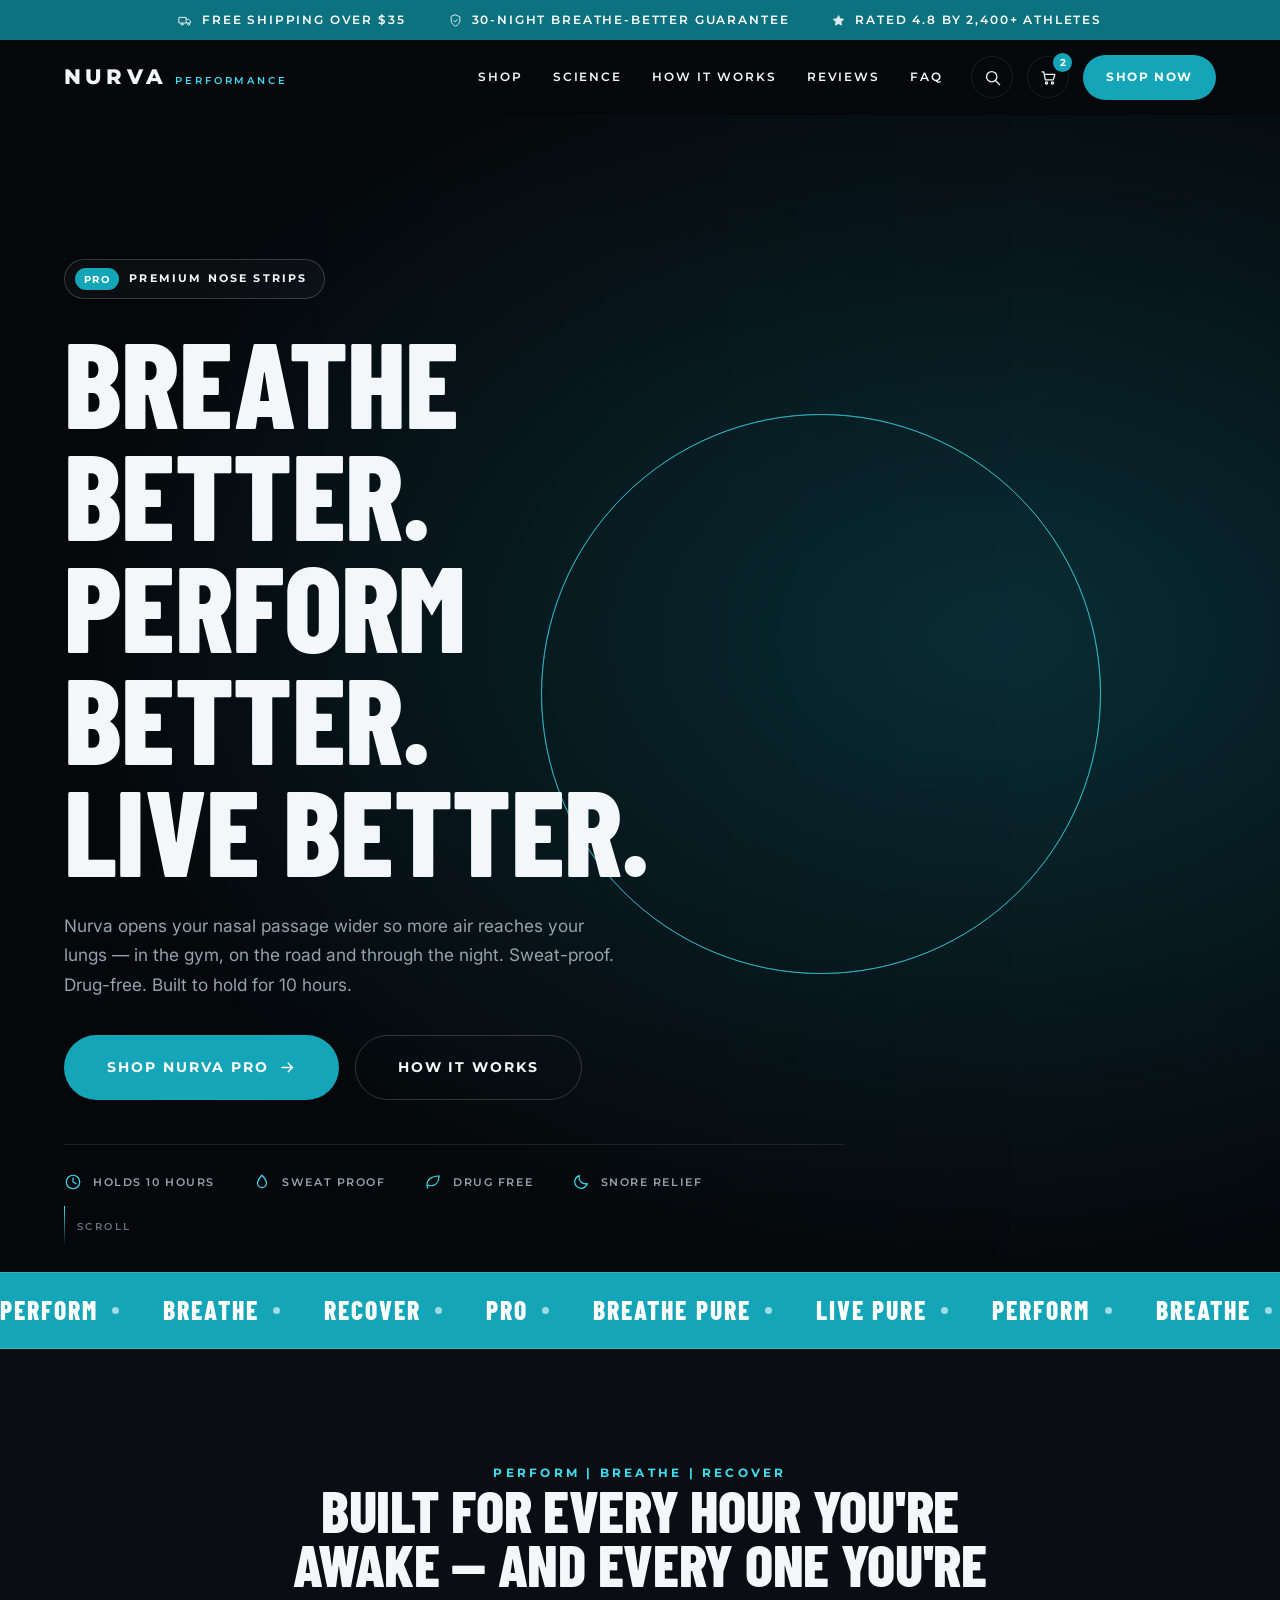
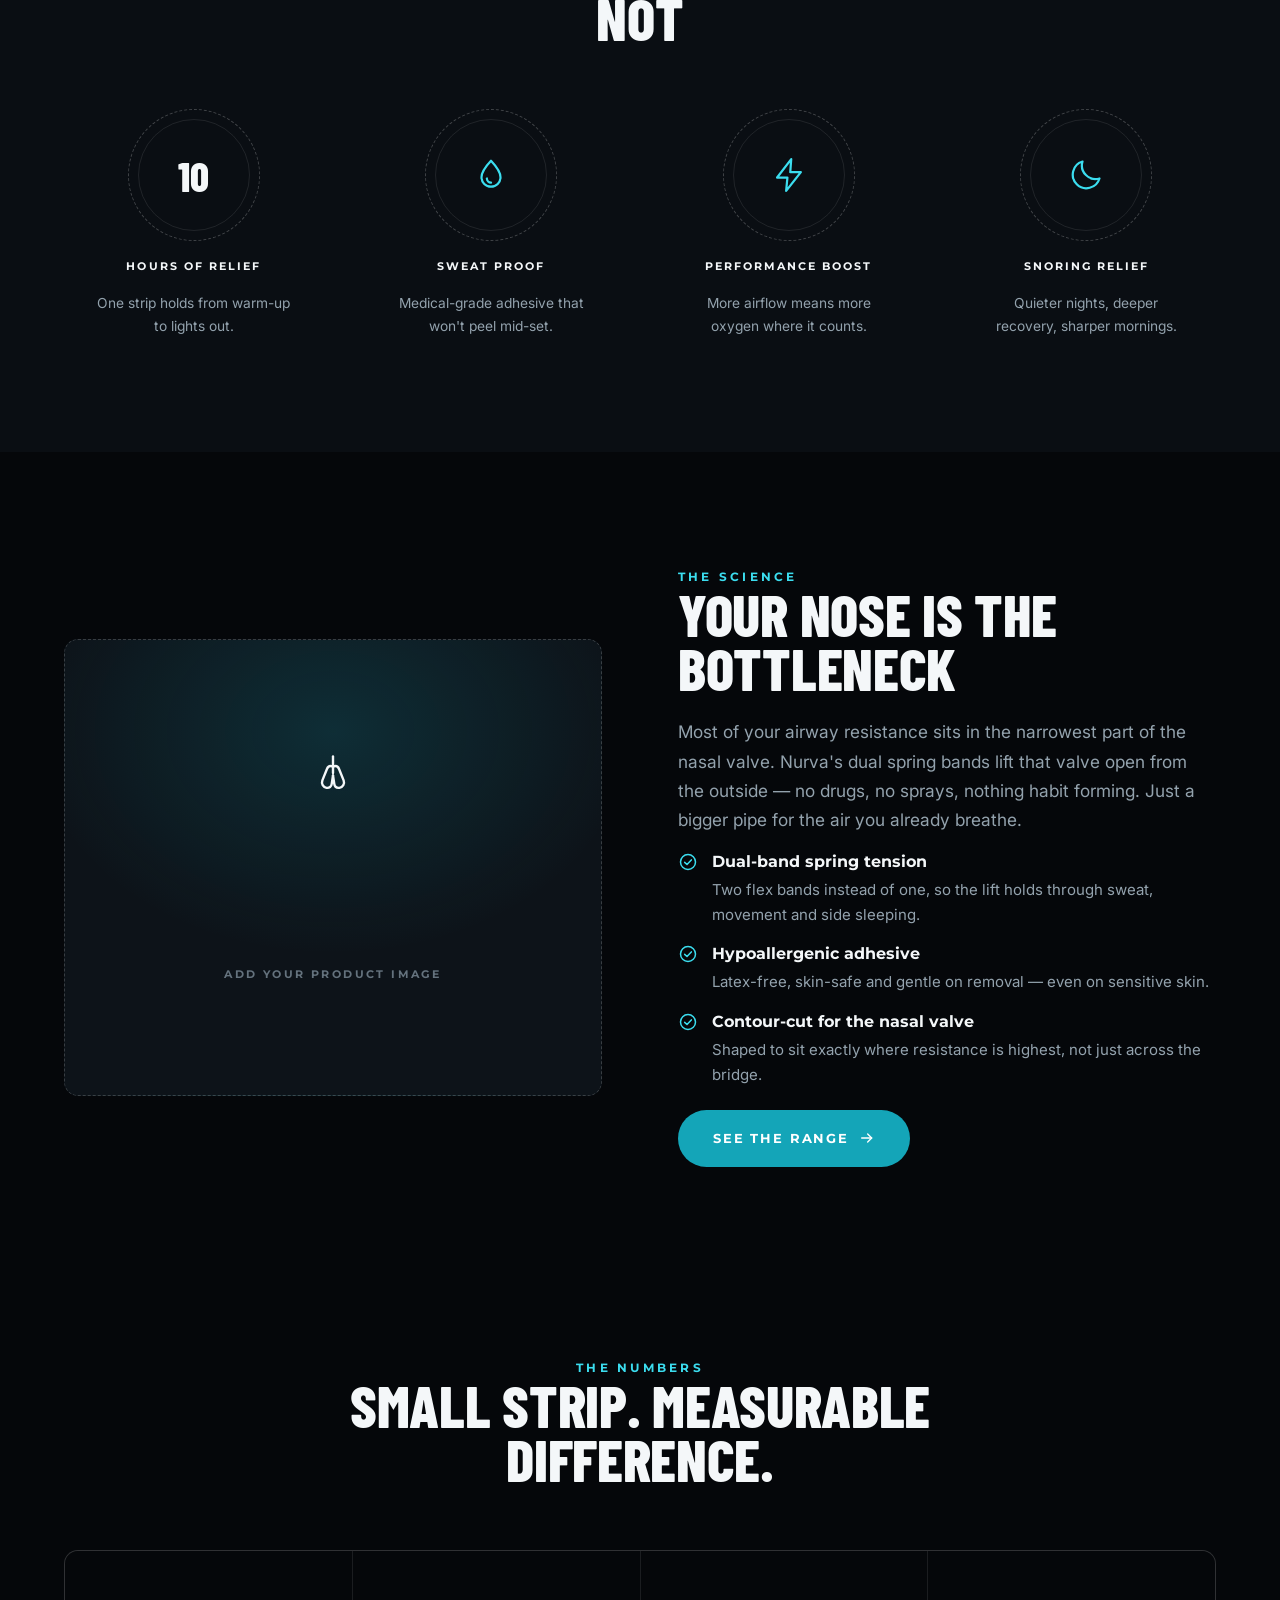
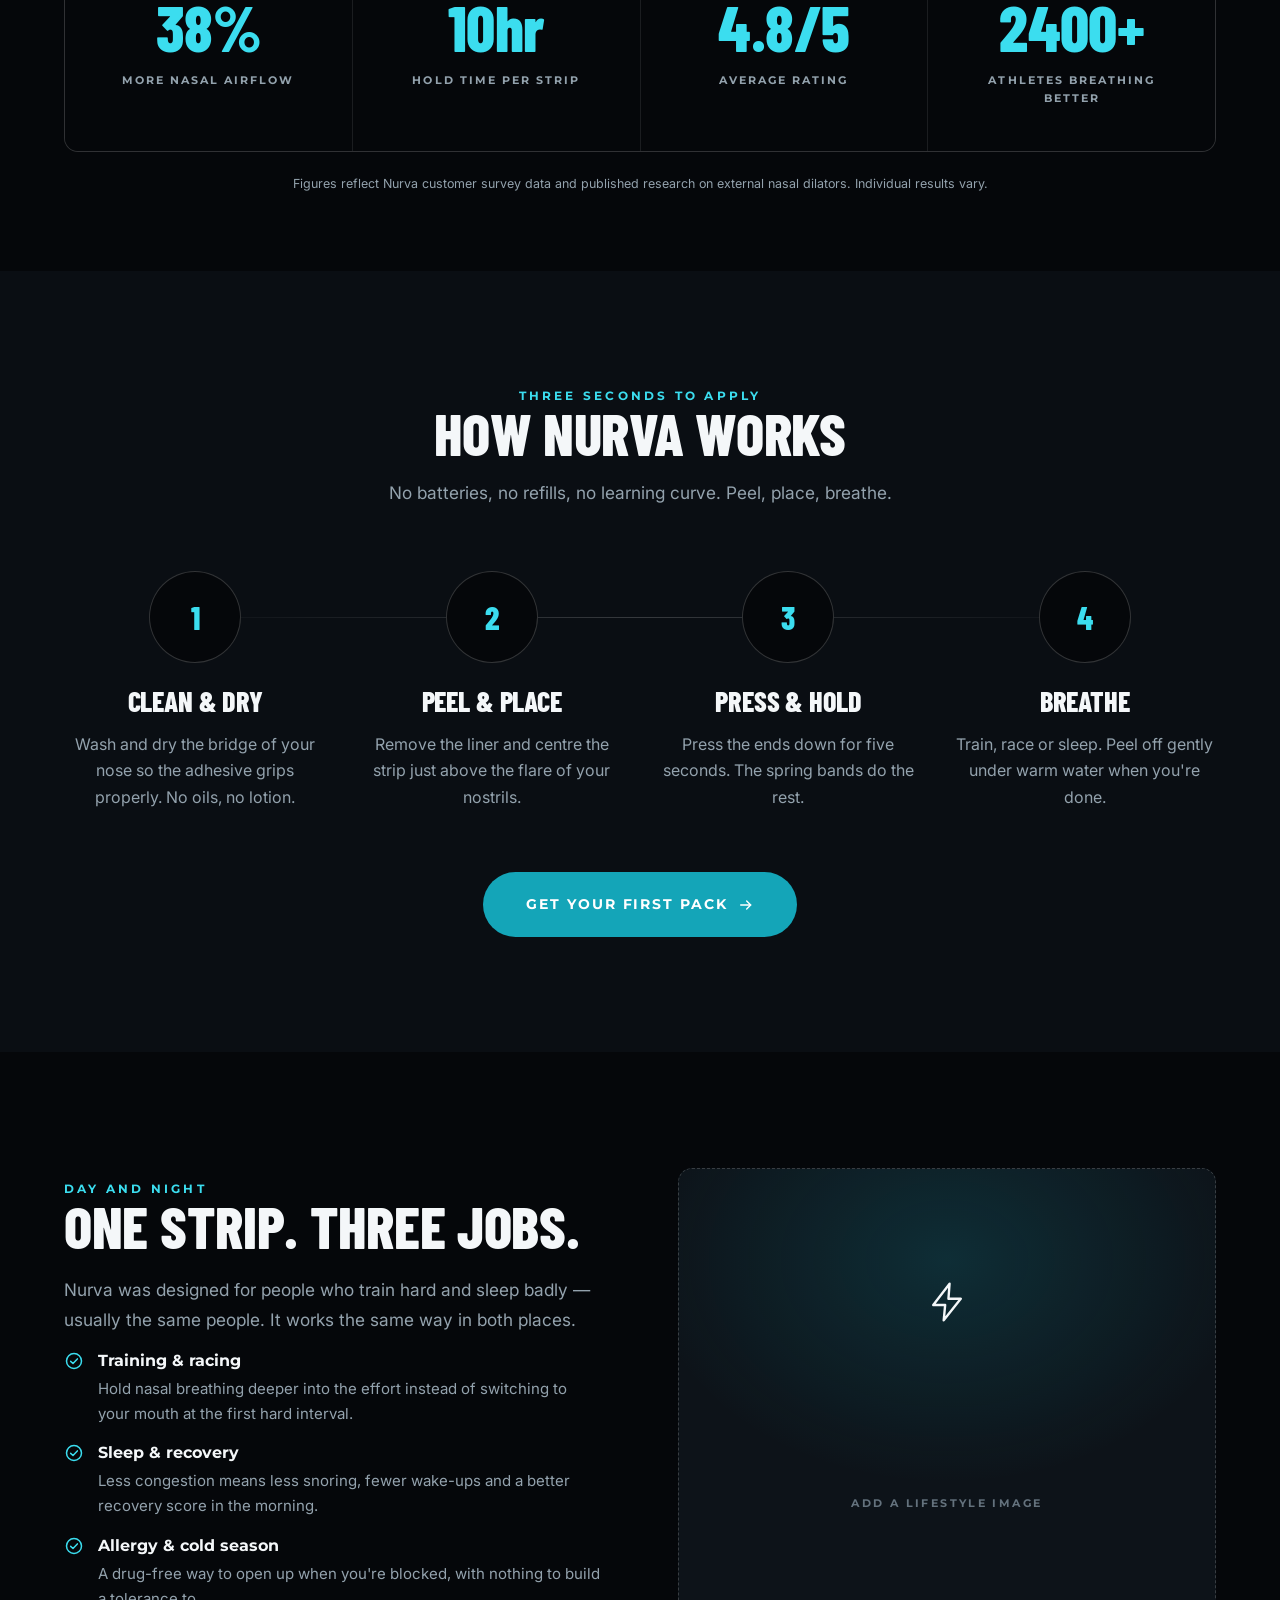
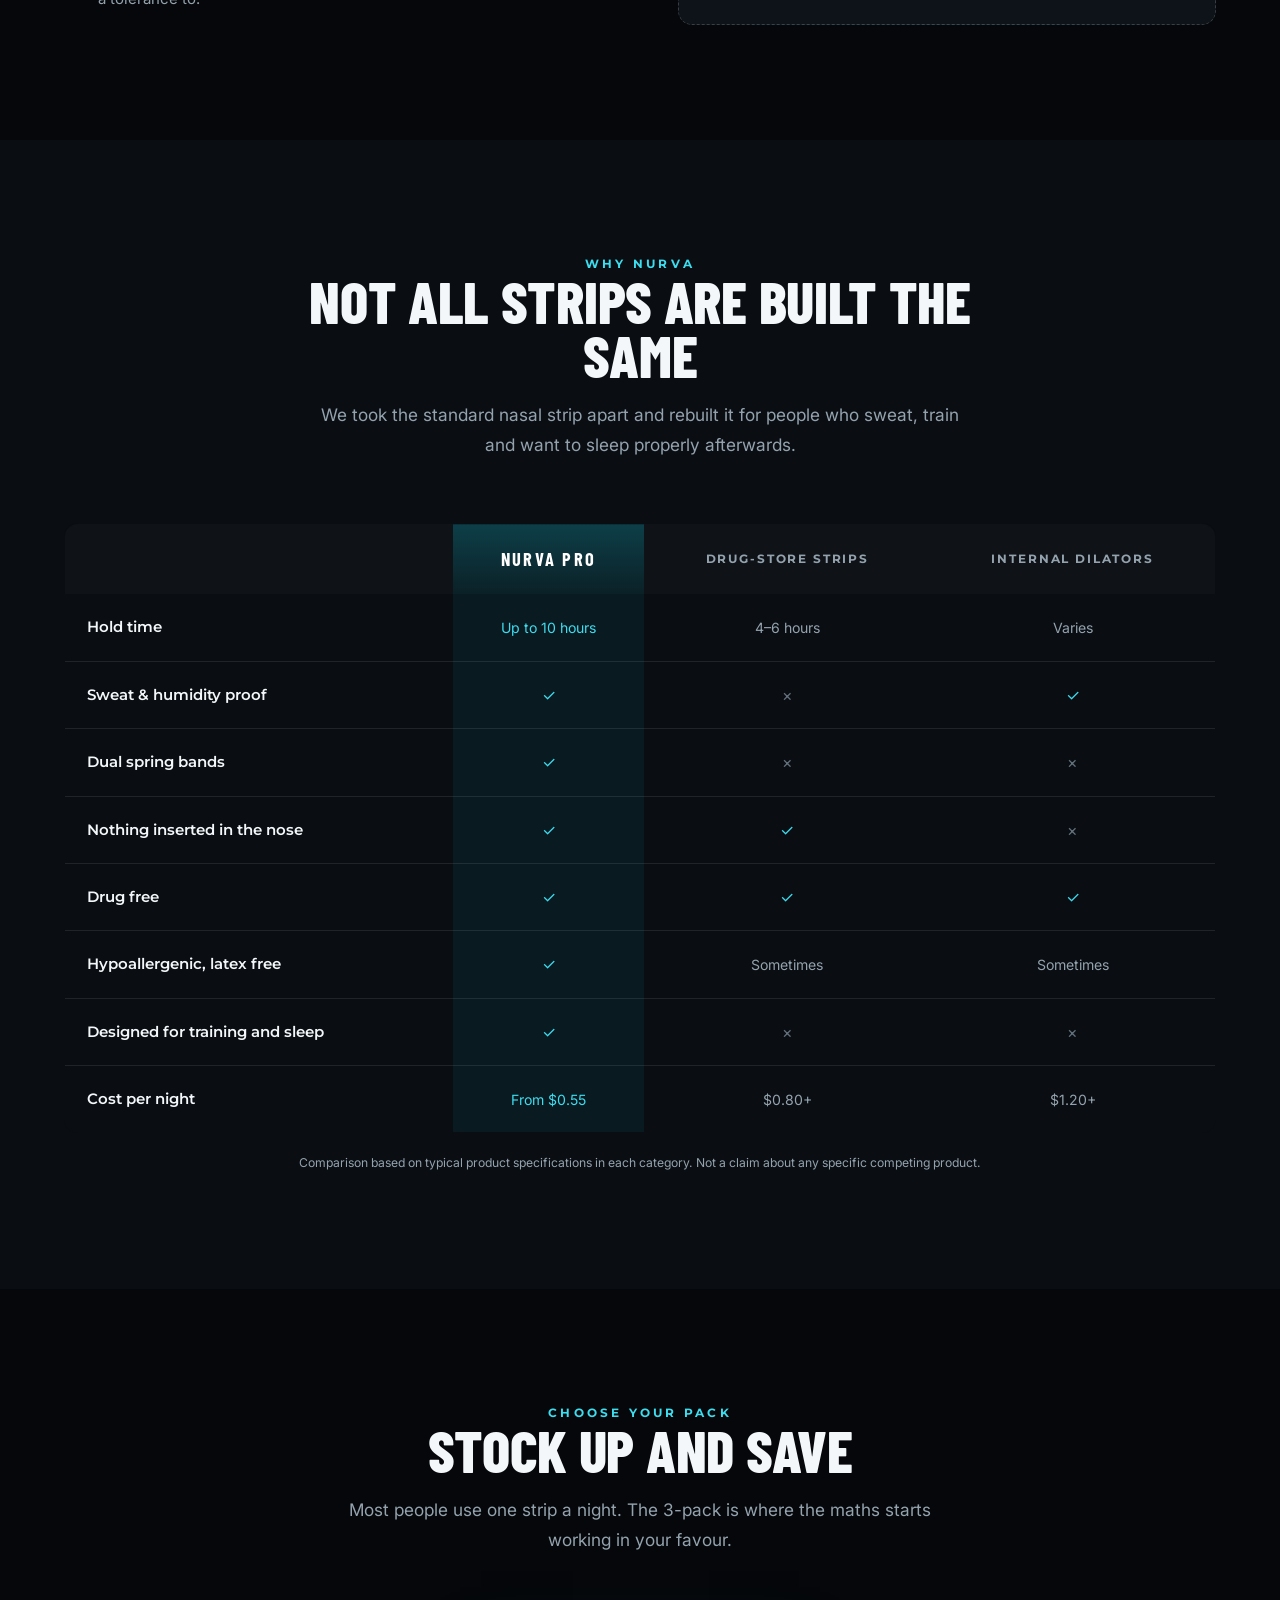
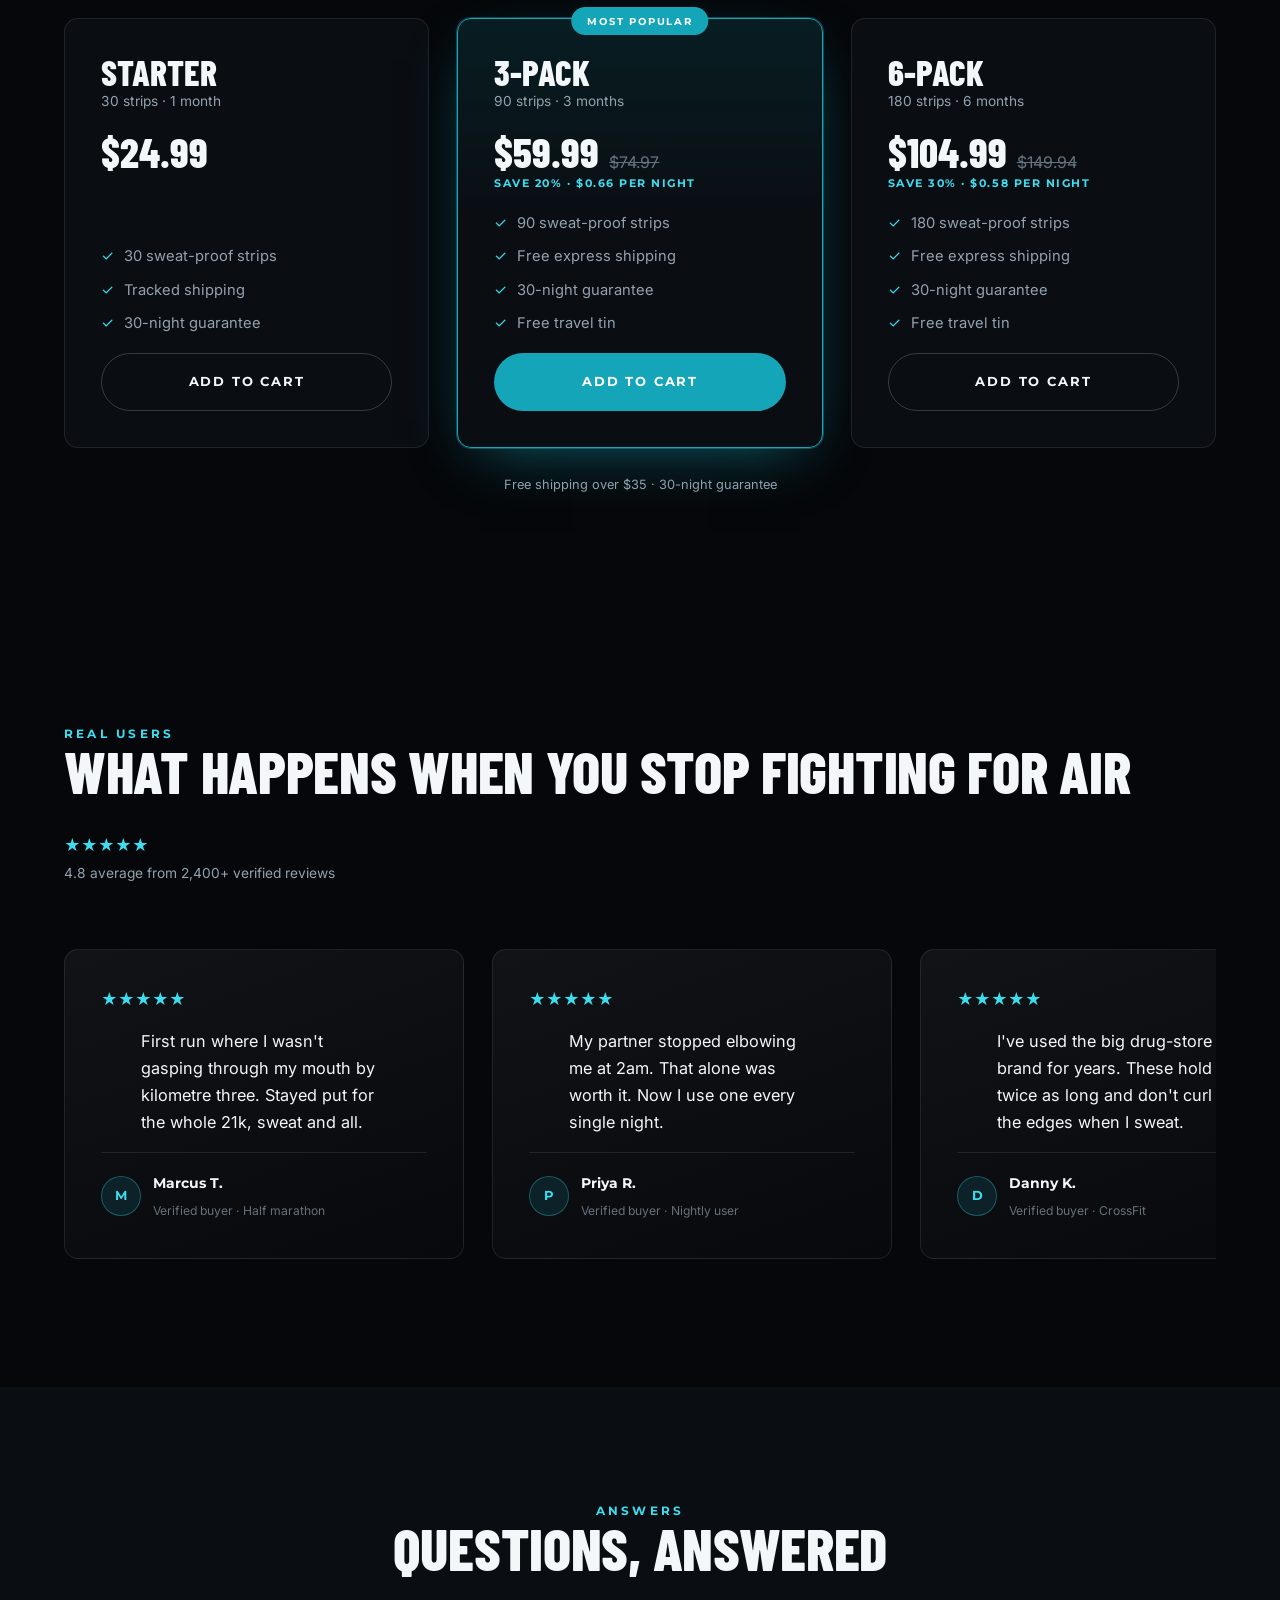
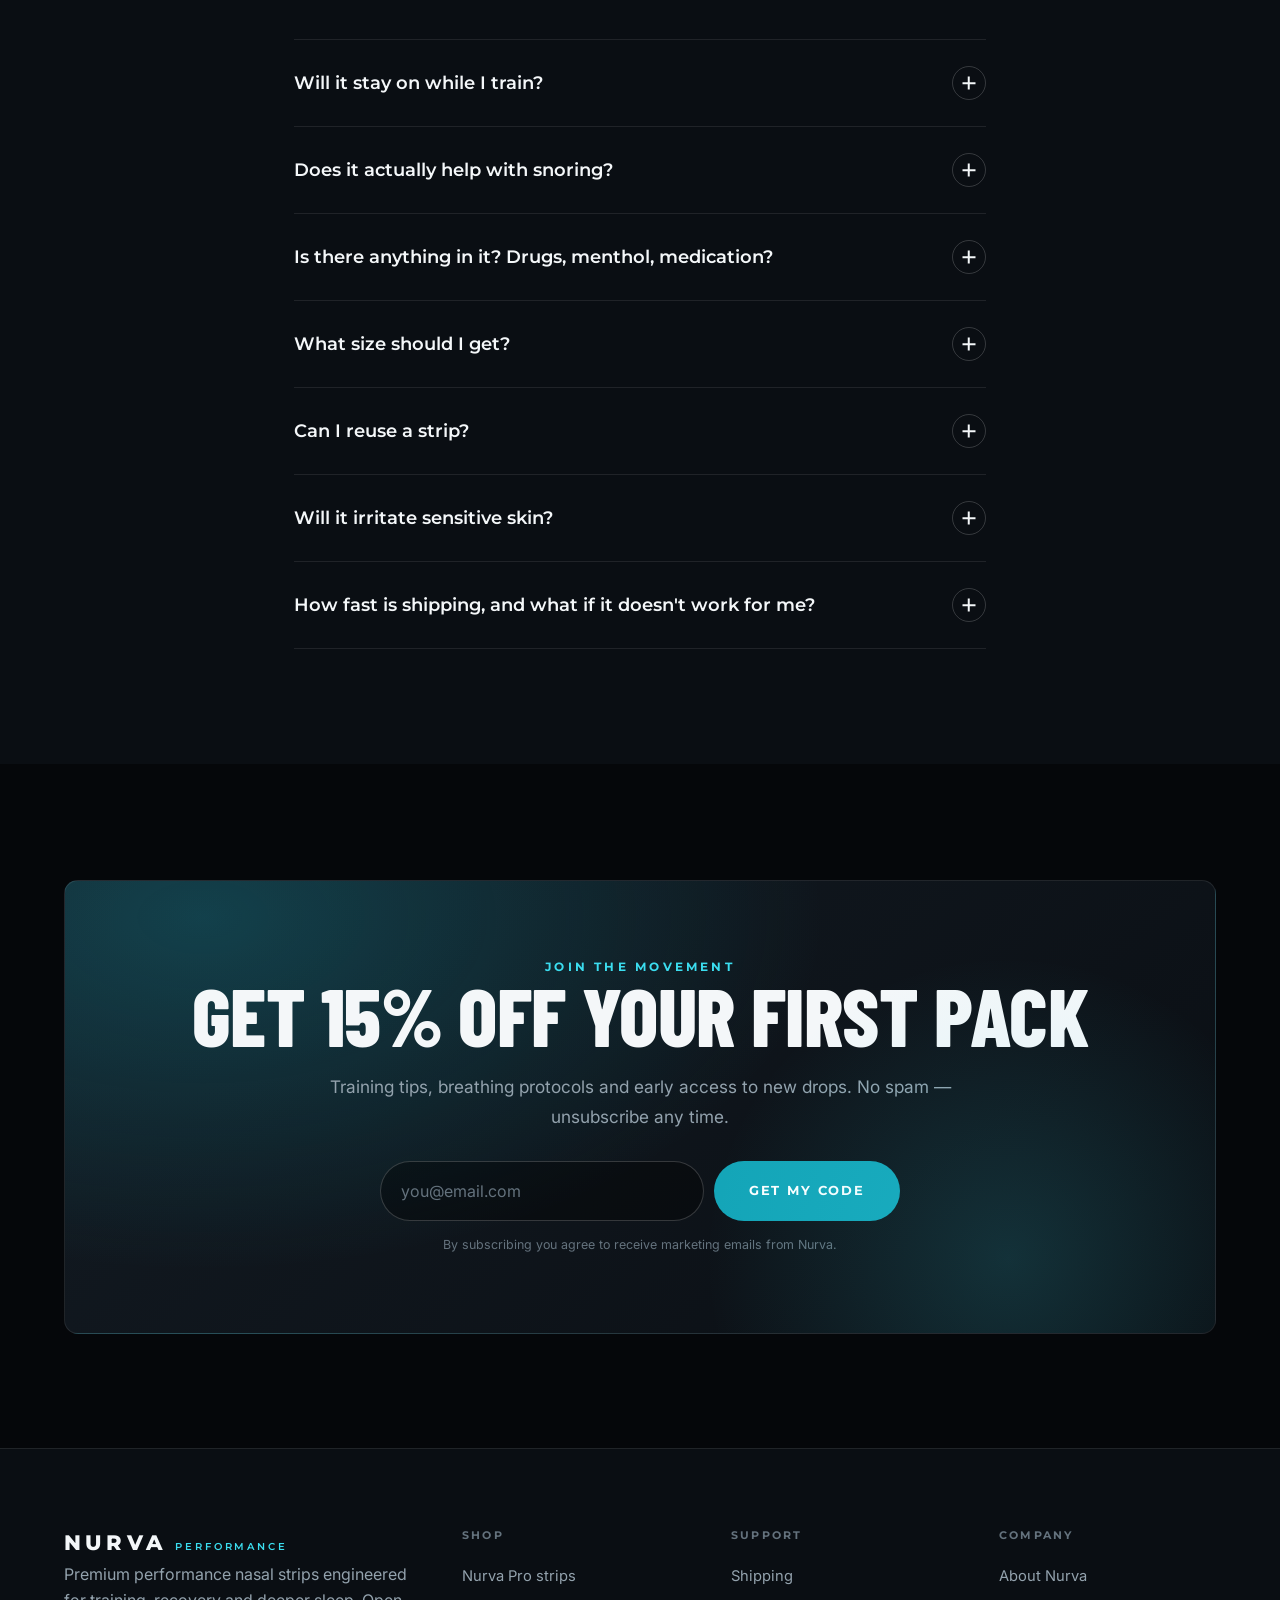
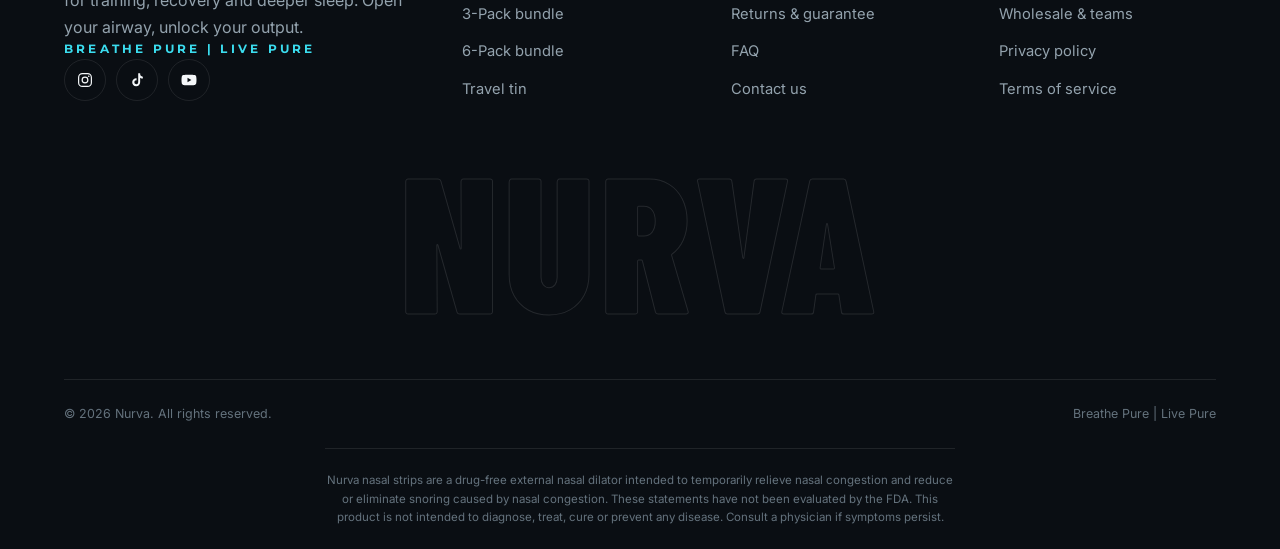
<file: preview/index.html>
<!doctype html>
<html lang="en">
<head>
<meta charset="utf-8">
<meta name="viewport" content="width=device-width, initial-scale=1">
<meta name="theme-color" content="#05070a">
<title>Nurva Performance — Breathe Better. Perform Better. Live Better.</title>
<meta name="description" content="Nurva premium performance nasal strips. Sweat-proof, drug-free, up to 10 hours of hold. Open your airway for training, recovery and deeper sleep.">
<link rel="preconnect" href="https://fonts.googleapis.com">
<link rel="preconnect" href="https://fonts.gstatic.com" crossorigin>
<link rel="stylesheet" href="https://fonts.googleapis.com/css2?family=Barlow+Condensed:wght@600;700;800&family=Inter:wght@400;500;600;700&family=Montserrat:wght@600;700;800&display=swap">
<style>
/* ==========================================================================
   NURVA PERFORMANCE — Theme stylesheet
   Breathe Pure | Live Pure
   ========================================================================== */

/* --------------------------------------------------------------------------
   1. Tokens
   -------------------------------------------------------------------------- */

:root {
  /* Palette — overridden by theme settings in layout/theme.liquid */
  --ink: #05070a;
  --ink-2: #0a0e13;
  --surface: #0d1319;
  --surface-2: #131b23;
  --line: rgba(255, 255, 255, 0.09);
  --line-strong: rgba(255, 255, 255, 0.18);

  --teal: #14a5b8;
  --teal-bright: #3bddef;
  --teal-deep: #0c7280;
  --teal-soft: rgba(20, 165, 184, 0.14);

  --text: #f4f7f9;
  --text-muted: #93a2ad;
  --text-dim: #64727d;

  --paper: #ffffff;
  --paper-ink: #05070a;

  /* Type */
  --font-display: "Barlow Condensed", "Oswald", "Arial Narrow", sans-serif;
  --font-brand: "Montserrat", "Helvetica Neue", Arial, sans-serif;
  --font-body: "Inter", -apple-system, BlinkMacSystemFont, "Segoe UI", Roboto, sans-serif;

  /* Rhythm */
  --page: 1280px;
  --page-wide: 1560px;
  --gutter: clamp(20px, 5vw, 64px);
  --section-y: clamp(64px, 9vw, 132px);

  /* Motion */
  --ease: cubic-bezier(0.22, 1, 0.36, 1);
  --ease-in-out: cubic-bezier(0.65, 0, 0.35, 1);
  --dur: 0.55s;

  --radius: 4px;
  --radius-lg: 14px;
  --radius-pill: 999px;

  --shadow-glow: 0 0 0 1px rgba(59, 221, 239, 0.28), 0 18px 60px -24px rgba(20, 165, 184, 0.65);
}

/* --------------------------------------------------------------------------
   2. Reset
   -------------------------------------------------------------------------- */

*,
*::before,
*::after { box-sizing: border-box; }

html {
  -webkit-text-size-adjust: 100%;
  scroll-behavior: smooth;
  scroll-padding-top: 96px;
}

body {
  margin: 0;
  background: var(--ink);
  color: var(--text);
  font-family: var(--font-body);
  font-size: 16px;
  line-height: 1.65;
  -webkit-font-smoothing: antialiased;
  -moz-osx-font-smoothing: grayscale;
  overflow-x: hidden;
}

img,
svg,
video { display: block; max-width: 100%; height: auto; }

button,
input,
select,
textarea { font: inherit; color: inherit; }

button { cursor: pointer; background: none; border: 0; padding: 0; }

a { color: inherit; text-decoration: none; }

h1, h2, h3, h4, h5, h6, p, figure, ul, ol { margin: 0; }

ul, ol { padding: 0; list-style: none; }

table { border-collapse: collapse; width: 100%; }

::selection { background: var(--teal); color: #fff; }

:focus-visible {
  outline: 2px solid var(--teal-bright);
  outline-offset: 3px;
  border-radius: 2px;
}

.visually-hidden {
  position: absolute !important;
  width: 1px; height: 1px;
  padding: 0; margin: -1px;
  overflow: hidden;
  clip: rect(0 0 0 0);
  white-space: nowrap;
}

.skip-link {
  position: absolute;
  top: -60px; left: 16px;
  z-index: 200;
  background: var(--teal);
  color: #fff;
  padding: 12px 20px;
  border-radius: var(--radius);
  transition: top 0.2s var(--ease);
}
.skip-link:focus { top: 16px; }

/* --------------------------------------------------------------------------
   3. Layout helpers
   -------------------------------------------------------------------------- */

.wrap {
  width: 100%;
  max-width: var(--page);
  margin-inline: auto;
  padding-inline: var(--gutter);
}
.wrap--wide { max-width: var(--page-wide); }
.wrap--narrow { max-width: 820px; }

.section { padding-block: var(--section-y); position: relative; }
.section--tight { padding-block: clamp(44px, 6vw, 80px); }
.section--flush-top { padding-top: 0; }

.section--light { background: var(--paper); color: var(--paper-ink); }
.section--light .eyebrow { color: var(--teal-deep); }
.section--light .lede,
.section--light .muted { color: #52616c; }

.section--raised { background: var(--ink-2); }

.grid { display: grid; gap: clamp(20px, 3vw, 34px); }
.grid--2 { grid-template-columns: repeat(2, minmax(0, 1fr)); }
.grid--3 { grid-template-columns: repeat(3, minmax(0, 1fr)); }
.grid--4 { grid-template-columns: repeat(4, minmax(0, 1fr)); }

@media (max-width: 989px) {
  .grid--4 { grid-template-columns: repeat(2, minmax(0, 1fr)); }
  .grid--3 { grid-template-columns: repeat(2, minmax(0, 1fr)); }
}
@media (max-width: 749px) {
  .grid--2,
  .grid--3,
  .grid--4 { grid-template-columns: minmax(0, 1fr); }
}

.stack > * + * { margin-top: var(--stack, 18px); }
.center { text-align: center; }
.center .lede { margin-inline: auto; }

/* --------------------------------------------------------------------------
   4. Typography
   -------------------------------------------------------------------------- */

.display,
.h1, .h2, .h3 {
  font-family: var(--font-display);
  font-weight: 800;
  text-transform: uppercase;
  line-height: 0.92;
  letter-spacing: -0.005em;
  margin: 0;
}

.display { font-size: clamp(3.4rem, 9.5vw, 8.2rem); }
.h1 { font-size: clamp(2.6rem, 6.4vw, 5.2rem); }
.h2 { font-size: clamp(2.1rem, 4.6vw, 3.9rem); }
.h3 { font-size: clamp(1.35rem, 2.2vw, 1.9rem); line-height: 1.05; }

.h4 {
  font-family: var(--font-brand);
  font-weight: 700;
  font-size: 1.05rem;
  letter-spacing: 0.01em;
  text-transform: none;
}

.brandmark {
  font-family: var(--font-brand);
  font-weight: 800;
  text-transform: uppercase;
  letter-spacing: 0.16em;
}

.eyebrow {
  font-family: var(--font-brand);
  font-size: 0.72rem;
  font-weight: 700;
  letter-spacing: 0.28em;
  text-transform: uppercase;
  color: var(--teal-bright);
  display: block;
}

.lede {
  font-size: clamp(1.02rem, 1.35vw, 1.2rem);
  color: var(--text-muted);
  max-width: 58ch;
  line-height: 1.7;
}

.muted { color: var(--text-muted); }
.tint { color: var(--teal-bright); }
.outline-text {
  color: transparent;
  -webkit-text-stroke: 1.5px var(--line-strong);
}

.rte { --stack: 1em; }
.rte h2, .rte h3 { font-family: var(--font-display); text-transform: uppercase; margin-top: 1.4em; }
.rte a { color: var(--teal-bright); text-decoration: underline; text-underline-offset: 3px; }
.rte ul { list-style: disc; padding-left: 1.2em; }
.rte ol { list-style: decimal; padding-left: 1.2em; }
.rte li + li { margin-top: 0.4em; }
.rte img { border-radius: var(--radius-lg); margin-block: 1.4em; }

/* --------------------------------------------------------------------------
   5. Buttons
   -------------------------------------------------------------------------- */

.btn {
  --btn-bg: var(--teal);
  --btn-fg: #ffffff;
  position: relative;
  display: inline-flex;
  align-items: center;
  justify-content: center;
  gap: 10px;
  padding: 17px 34px;
  font-family: var(--font-brand);
  font-weight: 700;
  font-size: 0.82rem;
  letter-spacing: 0.14em;
  text-transform: uppercase;
  background: var(--btn-bg);
  color: var(--btn-fg);
  border-radius: var(--radius-pill);
  border: 1px solid transparent;
  overflow: hidden;
  isolation: isolate;
  transition: transform 0.35s var(--ease), box-shadow 0.35s var(--ease), color 0.35s var(--ease), border-color 0.35s var(--ease);
}

.btn::after {
  content: "";
  position: absolute;
  inset: 0;
  z-index: -1;
  background: linear-gradient(100deg, var(--teal-bright), var(--teal));
  transform: translateY(101%);
  transition: transform 0.45s var(--ease);
}

.btn:hover,
.btn:focus-visible {
  transform: translateY(-2px);
  box-shadow: 0 16px 40px -18px rgba(20, 165, 184, 0.9);
}
.btn:hover::after,
.btn:focus-visible::after { transform: translateY(0); }
.btn:active { transform: translateY(0); }

.btn--ghost {
  --btn-bg: transparent;
  --btn-fg: var(--text);
  border-color: var(--line-strong);
}
.btn--ghost:hover { --btn-fg: #fff; border-color: var(--teal); }

.btn--light {
  --btn-bg: #ffffff;
  --btn-fg: var(--ink);
}
.btn--light:hover { --btn-fg: #fff; }

.btn--block { display: flex; width: 100%; }
.btn--lg { padding: 20px 42px; font-size: 0.88rem; }
.btn--sm { padding: 12px 22px; font-size: 0.72rem; }

.btn[disabled],
.btn[aria-disabled="true"] {
  opacity: 0.45;
  pointer-events: none;
}

.link-arrow {
  display: inline-flex;
  align-items: center;
  gap: 9px;
  font-family: var(--font-brand);
  font-size: 0.78rem;
  font-weight: 700;
  letter-spacing: 0.16em;
  text-transform: uppercase;
  color: var(--teal-bright);
}
.link-arrow svg { transition: transform 0.35s var(--ease); }
.link-arrow:hover svg { transform: translateX(6px); }

/* --------------------------------------------------------------------------
   6. Announcement bar
   -------------------------------------------------------------------------- */

.announce {
  background: var(--teal-deep);
  color: #fff;
  font-family: var(--font-brand);
  font-size: 0.72rem;
  font-weight: 600;
  letter-spacing: 0.16em;
  text-transform: uppercase;
  overflow: hidden;
}
.announce__track {
  display: flex;
  align-items: center;
  justify-content: center;
  gap: 42px;
  min-height: 40px;
  padding-inline: var(--gutter);
}
.announce__item { display: flex; align-items: center; gap: 9px; white-space: nowrap; }
.announce__item svg { flex: none; opacity: 0.85; }
@media (max-width: 749px) {
  .announce__item + .announce__item { display: none; }
}

/* --------------------------------------------------------------------------
   7. Header
   -------------------------------------------------------------------------- */

.header {
  position: sticky;
  top: 0;
  z-index: 90;
  transition: background 0.4s var(--ease), border-color 0.4s var(--ease), backdrop-filter 0.4s var(--ease);
  border-bottom: 1px solid transparent;
}
.header.is-stuck {
  background: rgba(5, 7, 10, 0.78);
  backdrop-filter: blur(18px) saturate(160%);
  -webkit-backdrop-filter: blur(18px) saturate(160%);
  border-bottom-color: var(--line);
}

.header__inner {
  display: flex;
  align-items: center;
  gap: 28px;
  min-height: 74px;
}

.header__logo {
  display: flex;
  align-items: baseline;
  gap: 8px;
  flex: none;
  margin-right: auto;
}
.header__logo-word {
  font-family: var(--font-brand);
  font-weight: 800;
  font-size: 1.32rem;
  letter-spacing: 0.2em;
  text-transform: uppercase;
}
.header__logo-sub {
  font-family: var(--font-brand);
  font-weight: 600;
  font-size: 0.6rem;
  letter-spacing: 0.3em;
  text-transform: uppercase;
  color: var(--teal-bright);
}
.header__logo img { max-height: 40px; width: auto; }

.nav { display: flex; align-items: center; gap: 30px; }
.nav__link {
  position: relative;
  font-family: var(--font-brand);
  font-size: 0.76rem;
  font-weight: 600;
  letter-spacing: 0.16em;
  text-transform: uppercase;
  padding-block: 6px;
  color: var(--text);
}
.nav__link::after {
  content: "";
  position: absolute;
  left: 0; bottom: 0;
  width: 100%; height: 1.5px;
  background: var(--teal-bright);
  transform: scaleX(0);
  transform-origin: right;
  transition: transform 0.4s var(--ease);
}
.nav__link:hover::after,
.nav__link[aria-current="page"]::after { transform: scaleX(1); transform-origin: left; }

.header__actions { display: flex; align-items: center; gap: 14px; }

.icon-btn {
  position: relative;
  display: grid;
  place-items: center;
  width: 42px; height: 42px;
  border-radius: 50%;
  border: 1px solid var(--line);
  transition: border-color 0.3s var(--ease), background 0.3s var(--ease), transform 0.3s var(--ease);
}
.icon-btn:hover { border-color: var(--teal); background: var(--teal-soft); transform: translateY(-1px); }

.cart-count {
  position: absolute;
  top: -4px; right: -4px;
  min-width: 19px; height: 19px;
  padding: 0 5px;
  display: grid;
  place-items: center;
  border-radius: var(--radius-pill);
  background: var(--teal);
  color: #fff;
  font-family: var(--font-brand);
  font-size: 0.62rem;
  font-weight: 700;
}
.cart-count[hidden] { display: none; }

.burger { display: none; }

@media (max-width: 989px) {
  .header .nav,
  .header__cta { display: none; }
  .burger { display: grid; }
}

/* Below 750px the logo lock-up plus four controls no longer fit one row */
@media (max-width: 749px) {
  .header__inner { gap: 12px; min-height: 62px; }
  .header__actions { gap: 8px; }
  .header__logo-sub,
  .header__search,
  .header__account { display: none; }
  .header__logo-word { font-size: 1.14rem; letter-spacing: 0.16em; }
  .icon-btn { width: 38px; height: 38px; }
}

/* Mobile drawer */
.drawer {
  position: fixed;
  inset: 0;
  z-index: 120;
  visibility: hidden;
  pointer-events: none;
  /* keeps the off-canvas panel from widening the document */
  overflow: hidden;
}
.drawer[data-open="true"] { visibility: visible; pointer-events: auto; }

.drawer__scrim {
  position: absolute;
  inset: 0;
  background: rgba(0, 0, 0, 0.6);
  opacity: 0;
  transition: opacity 0.4s var(--ease);
}
.drawer[data-open="true"] .drawer__scrim { opacity: 1; }

.drawer__panel {
  position: absolute;
  top: 0; right: 0; bottom: 0;
  width: min(420px, 88vw);
  background: var(--ink-2);
  border-left: 1px solid var(--line);
  padding: 26px var(--gutter) 40px;
  display: flex;
  flex-direction: column;
  gap: 26px;
  transform: translateX(100%);
  transition: transform 0.5s var(--ease);
  overflow-y: auto;
}
.drawer[data-open="true"] .drawer__panel { transform: translateX(0); }

.drawer__head { display: flex; align-items: center; justify-content: space-between; }
.drawer__nav { display: flex; flex-direction: column; gap: 4px; }
.drawer__link {
  font-family: var(--font-display);
  font-size: 2rem;
  font-weight: 800;
  text-transform: uppercase;
  line-height: 1.15;
  opacity: 0;
  transform: translateY(14px);
  transition: opacity 0.5s var(--ease), transform 0.5s var(--ease), color 0.3s var(--ease);
}
.drawer[data-open="true"] .drawer__link { opacity: 1; transform: none; }
.drawer__link:hover { color: var(--teal-bright); }

/* --------------------------------------------------------------------------
   8. Hero
   -------------------------------------------------------------------------- */

.hero {
  position: relative;
  min-height: clamp(600px, 92vh, 940px);
  display: flex;
  align-items: center;
  overflow: hidden;
  isolation: isolate;
}

.hero__bg {
  position: absolute;
  inset: 0;
  z-index: -3;
  overflow: hidden;
}
.hero__bg img,
.hero__bg video {
  width: 100%; height: 100%;
  object-fit: cover;
  opacity: 0.55;
  transform: scale(1.06);
  animation: heroDrift 22s var(--ease-in-out) infinite alternate;
}
.hero__veil {
  position: absolute;
  inset: 0;
  z-index: -2;
  background:
    radial-gradient(120% 90% at 78% 45%, rgba(20, 165, 184, 0.24), transparent 62%),
    linear-gradient(90deg, var(--ink) 4%, rgba(5, 7, 10, 0.86) 46%, rgba(5, 7, 10, 0.5) 100%),
    linear-gradient(180deg, rgba(5, 7, 10, 0.9), transparent 34%, rgba(5, 7, 10, 0.95));
}

@keyframes heroDrift {
  from { transform: scale(1.04) translate3d(0, 0, 0); }
  to   { transform: scale(1.12) translate3d(-1.5%, -1.5%, 0); }
}

/* Breathing pulse rings behind the headline */
.hero__pulse {
  position: absolute;
  z-index: -1;
  top: 50%; right: 14%;
  width: min(46vw, 560px);
  aspect-ratio: 1;
  transform: translate(0, -50%);
  pointer-events: none;
}
@media (max-width: 749px) {
  /* keep the rings from reading through the body copy on narrow screens */
  .hero__pulse { top: 64%; right: -22%; width: min(80vw, 430px); opacity: 0.5; }
}

.hero__ring {
  position: absolute;
  inset: 0;
  border: 1px solid rgba(59, 221, 239, 0.3);
  border-radius: 50%;
  animation: breathe 6.5s var(--ease-in-out) infinite;
}
.hero__ring:nth-child(2) { animation-delay: 1.3s; }
.hero__ring:nth-child(3) { animation-delay: 2.6s; }
.hero__ring:nth-child(4) { animation-delay: 3.9s; }

@keyframes breathe {
  0%   { transform: scale(0.42); opacity: 0; }
  22%  { opacity: 0.85; }
  100% { transform: scale(1.12); opacity: 0; }
}

.hero__inner {
  position: relative;
  width: 100%;
  padding-block: clamp(110px, 16vh, 190px) clamp(56px, 9vh, 96px);
}

.hero__content { max-width: 780px; }

.hero__title { --stack: 0; }
.hero__line {
  display: block;
  overflow: hidden;
}
.hero__line > span {
  display: block;
  transform: translateY(105%);
  animation: heroRise 1s var(--ease) forwards;
}
.hero__line:nth-child(1) > span { animation-delay: 0.15s; }
.hero__line:nth-child(2) > span { animation-delay: 0.28s; }
.hero__line:nth-child(3) > span { animation-delay: 0.41s; }

@keyframes heroRise {
  to { transform: translateY(0); }
}

.hero__badge {
  display: inline-flex;
  align-items: center;
  gap: 10px;
  padding: 8px 16px 8px 10px;
  border: 1px solid var(--line-strong);
  border-radius: var(--radius-pill);
  background: rgba(255, 255, 255, 0.03);
  backdrop-filter: blur(8px);
  font-family: var(--font-brand);
  font-size: 0.68rem;
  font-weight: 700;
  letter-spacing: 0.2em;
  text-transform: uppercase;
  margin-bottom: 26px;
}
.hero__badge b {
  display: grid;
  place-items: center;
  padding: 3px 9px;
  border-radius: var(--radius-pill);
  background: var(--teal);
  color: #fff;
  font-size: 0.62rem;
  letter-spacing: 0.14em;
}

.hero__copy { margin-top: 26px; max-width: 50ch; }

.hero__cta {
  display: flex;
  flex-wrap: wrap;
  align-items: center;
  gap: 16px;
  margin-top: 36px;
}

.hero__proof {
  display: flex;
  flex-wrap: wrap;
  align-items: center;
  gap: clamp(18px, 3vw, 44px);
  margin-top: 44px;
  padding-top: 28px;
  border-top: 1px solid var(--line);
}
.hero__proof-item { display: flex; align-items: center; gap: 11px; }
.hero__proof-item svg { flex: none; color: var(--teal-bright); }
.hero__proof-item span {
  font-family: var(--font-brand);
  font-size: 0.7rem;
  font-weight: 600;
  letter-spacing: 0.14em;
  text-transform: uppercase;
  color: var(--text-muted);
}

.hero__scroll {
  position: absolute;
  left: var(--gutter);
  bottom: 26px;
  display: flex;
  align-items: center;
  gap: 12px;
  font-family: var(--font-brand);
  font-size: 0.62rem;
  font-weight: 600;
  letter-spacing: 0.24em;
  text-transform: uppercase;
  color: var(--text-dim);
}
.hero__scroll i {
  display: block;
  width: 1px; height: 40px;
  background: linear-gradient(to bottom, var(--teal-bright), transparent);
  animation: scrollHint 2.4s var(--ease-in-out) infinite;
}
@keyframes scrollHint {
  0%, 100% { transform: scaleY(0.3); transform-origin: top; opacity: 0.4; }
  50%      { transform: scaleY(1); transform-origin: top; opacity: 1; }
}
@media (max-width: 749px) { .hero__scroll { display: none; } }

/* --------------------------------------------------------------------------
   9. Marquee
   -------------------------------------------------------------------------- */

.marquee {
  position: relative;
  overflow: hidden;
  padding-block: 16px;
  background: var(--teal);
  color: #fff;
  border-block: 1px solid rgba(255, 255, 255, 0.14);
}
.marquee--dark { background: var(--ink-2); color: var(--text); border-color: var(--line); }
.marquee--tilt { transform: rotate(-1.4deg) scale(1.03); }

.marquee__track {
  display: flex;
  width: max-content;
  animation: marquee var(--marquee-speed, 34s) linear infinite;
}
.marquee:hover .marquee__track { animation-play-state: paused; }
.marquee__group {
  display: flex;
  align-items: center;
  gap: 44px;
  padding-right: 44px;
  flex: none;
}
.marquee__item {
  display: flex;
  align-items: center;
  gap: 14px;
  font-family: var(--font-display);
  font-size: clamp(1.1rem, 2vw, 1.6rem);
  font-weight: 800;
  letter-spacing: 0.08em;
  text-transform: uppercase;
  white-space: nowrap;
}
.marquee__dot {
  width: 7px; height: 7px;
  border-radius: 50%;
  background: currentColor;
  opacity: 0.6;
  flex: none;
}
@keyframes marquee {
  to { transform: translateX(-50%); }
}

/* --------------------------------------------------------------------------
   10. Section headings
   -------------------------------------------------------------------------- */

.sec-head { max-width: 760px; --stack: 18px; }
.sec-head--center { margin-inline: auto; text-align: center; }
.sec-head--center .lede { margin-inline: auto; }
.sec-head--split {
  display: flex;
  align-items: flex-end;
  justify-content: space-between;
  gap: 34px;
  max-width: none;
  flex-wrap: wrap;
}
.sec-head + * { margin-top: clamp(38px, 5vw, 66px); }

/* --------------------------------------------------------------------------
   11. Benefit cards
   -------------------------------------------------------------------------- */

.bcard {
  position: relative;
  padding: clamp(26px, 3vw, 38px);
  border: 1px solid var(--line);
  border-radius: var(--radius-lg);
  background: linear-gradient(160deg, rgba(255, 255, 255, 0.045), rgba(255, 255, 255, 0.01));
  overflow: hidden;
  transition: border-color 0.45s var(--ease), transform 0.45s var(--ease);
  --stack: 14px;
}
.bcard::before {
  content: "";
  position: absolute;
  inset: -1px;
  border-radius: inherit;
  background: radial-gradient(340px circle at var(--mx, 50%) var(--my, 0%), rgba(59, 221, 239, 0.16), transparent 62%);
  opacity: 0;
  transition: opacity 0.45s var(--ease);
  pointer-events: none;
}
.bcard:hover { border-color: rgba(59, 221, 239, 0.35); transform: translateY(-5px); }
.bcard:hover::before { opacity: 1; }

.bcard__icon {
  display: grid;
  place-items: center;
  width: 56px; height: 56px;
  border-radius: 50%;
  border: 1px solid rgba(59, 221, 239, 0.35);
  background: var(--teal-soft);
  color: var(--teal-bright);
  margin-bottom: 22px;
  transition: transform 0.5s var(--ease), background 0.4s var(--ease);
}
.bcard:hover .bcard__icon { transform: scale(1.08) rotate(-6deg); background: rgba(20, 165, 184, 0.26); }

.bcard__num {
  position: absolute;
  top: 18px; right: 22px;
  font-family: var(--font-display);
  font-size: 3.4rem;
  font-weight: 800;
  color: transparent;
  -webkit-text-stroke: 1px var(--line-strong);
  line-height: 1;
  pointer-events: none;
}

/* Circular badge row (mirrors the pouch artwork) */
.badges {
  display: grid;
  grid-template-columns: repeat(4, minmax(0, 1fr));
  gap: clamp(16px, 3vw, 40px);
}
@media (max-width: 749px) { .badges { grid-template-columns: repeat(2, minmax(0, 1fr)); } }

.badge-ring {
  display: flex;
  flex-direction: column;
  align-items: center;
  text-align: center;
  gap: 16px;
}
.badge-ring__disc {
  position: relative;
  display: grid;
  place-items: center;
  width: clamp(96px, 12vw, 132px);
  aspect-ratio: 1;
  border-radius: 50%;
  border: 1px dashed rgba(255, 255, 255, 0.22);
  color: var(--teal-bright);
}
.badge-ring__disc::after {
  content: "";
  position: absolute;
  inset: 9px;
  border-radius: 50%;
  border: 1px solid var(--line);
  transition: border-color 0.4s var(--ease), transform 0.6s var(--ease);
}
.badge-ring:hover .badge-ring__disc::after {
  border-color: var(--teal);
  transform: scale(1.06);
}
.badge-ring__disc svg { width: 38px; height: 38px; }
.badge-ring__value {
  font-family: var(--font-display);
  font-size: 2.6rem;
  font-weight: 800;
  line-height: 1;
  color: var(--text);
}
.badge-ring__label {
  font-family: var(--font-brand);
  font-size: 0.7rem;
  font-weight: 700;
  letter-spacing: 0.18em;
  text-transform: uppercase;
}
.badge-ring__note { font-size: 0.86rem; color: var(--text-muted); max-width: 22ch; }

/* --------------------------------------------------------------------------
   12. Split feature
   -------------------------------------------------------------------------- */

.split {
  display: grid;
  grid-template-columns: repeat(2, minmax(0, 1fr));
  align-items: center;
  gap: clamp(34px, 6vw, 88px);
}
.split--flip .split__media { order: 2; }
@media (max-width: 899px) {
  .split { grid-template-columns: minmax(0, 1fr); }
  .split--flip .split__media { order: 0; }
}

.split__media {
  position: relative;
  border-radius: var(--radius-lg);
  overflow: hidden;
  background: var(--surface);
  aspect-ratio: 4 / 3.4;
}
.split__media img {
  width: 100%; height: 100%;
  object-fit: cover;
  transition: transform 1.2s var(--ease);
}
.split__media:hover img { transform: scale(1.05); }

.split__placeholder {
  position: absolute;
  inset: 0;
  display: grid;
  place-items: center;
  gap: 10px;
  background:
    radial-gradient(80% 70% at 50% 20%, rgba(20, 165, 184, 0.18), transparent 70%),
    var(--surface);
  border: 1px dashed var(--line-strong);
  border-radius: inherit;
  text-align: center;
  padding: 30px;
}
.split__placeholder span {
  font-family: var(--font-brand);
  font-size: 0.68rem;
  font-weight: 700;
  letter-spacing: 0.22em;
  text-transform: uppercase;
  color: var(--text-dim);
}

.split__body { --stack: 22px; }

.ticks { --stack: 14px; }
.tick { display: flex; align-items: flex-start; gap: 14px; }
.tick svg { flex: none; margin-top: 3px; color: var(--teal-bright); }
.tick b {
  display: block;
  font-family: var(--font-brand);
  font-weight: 700;
  font-size: 0.98rem;
  margin-bottom: 3px;
}
.tick p { color: var(--text-muted); font-size: 0.94rem; }

/* --------------------------------------------------------------------------
   13. Steps
   -------------------------------------------------------------------------- */

.steps { counter-reset: step; position: relative; }
.steps__line {
  position: absolute;
  top: 46px; left: 8%; right: 8%;
  height: 1px;
  background: linear-gradient(90deg, transparent, var(--line-strong), transparent);
}
@media (max-width: 749px) { .steps__line { display: none; } }

.step { text-align: center; --stack: 14px; position: relative; }
.step__disc {
  position: relative;
  display: grid;
  place-items: center;
  width: 92px; height: 92px;
  margin: 0 auto 24px;
  border-radius: 50%;
  background: var(--ink);
  border: 1px solid var(--line-strong);
  font-family: var(--font-display);
  font-size: 2rem;
  font-weight: 800;
  color: var(--teal-bright);
  transition: border-color 0.4s var(--ease), color 0.4s var(--ease), transform 0.5s var(--ease);
}
.step:hover .step__disc { border-color: var(--teal); transform: translateY(-4px); }
.step__disc::after {
  content: "";
  position: absolute;
  inset: -10px;
  border-radius: 50%;
  border: 1px solid rgba(59, 221, 239, 0.2);
  opacity: 0;
  transition: opacity 0.4s var(--ease), transform 0.6s var(--ease);
  transform: scale(0.9);
}
.step:hover .step__disc::after { opacity: 1; transform: scale(1); }

/* --------------------------------------------------------------------------
   14. Stats band
   -------------------------------------------------------------------------- */

.stats {
  display: grid;
  grid-template-columns: repeat(4, minmax(0, 1fr));
  gap: 1px;
  background: var(--line);
  border: 1px solid var(--line);
  border-radius: var(--radius-lg);
  overflow: hidden;
}
@media (max-width: 749px) { .stats { grid-template-columns: repeat(2, minmax(0, 1fr)); } }

.stat {
  background: var(--ink);
  padding: clamp(28px, 3.4vw, 44px) clamp(18px, 2.4vw, 30px);
  text-align: center;
  transition: background 0.4s var(--ease);
}
.stat:hover { background: var(--surface); }
.stat__value {
  font-family: var(--font-display);
  font-size: clamp(2.6rem, 5vw, 4.4rem);
  font-weight: 800;
  line-height: 1;
  color: var(--teal-bright);
  letter-spacing: -0.01em;
}
.stat__label {
  margin-top: 12px;
  font-family: var(--font-brand);
  font-size: 0.7rem;
  font-weight: 700;
  letter-spacing: 0.18em;
  text-transform: uppercase;
  color: var(--text-muted);
}

/* --------------------------------------------------------------------------
   15. Comparison table
   -------------------------------------------------------------------------- */

.compare-scroll { overflow-x: auto; -webkit-overflow-scrolling: touch; }
.compare {
  min-width: 620px;
  border: 1px solid var(--line);
  border-radius: var(--radius-lg);
  overflow: hidden;
  background: var(--ink-2);
}
.compare th,
.compare td {
  padding: 20px 22px;
  text-align: center;
  border-bottom: 1px solid var(--line);
}
.compare tr:last-child th,
.compare tr:last-child td { border-bottom: 0; }

.compare thead th {
  font-family: var(--font-brand);
  font-size: 0.72rem;
  font-weight: 700;
  letter-spacing: 0.16em;
  text-transform: uppercase;
  color: var(--text-muted);
  background: rgba(255, 255, 255, 0.02);
}
.compare thead th.is-us {
  color: #fff;
  background: linear-gradient(180deg, rgba(20, 165, 184, 0.32), rgba(20, 165, 184, 0.12));
  font-family: var(--font-display);
  font-size: 1.15rem;
  letter-spacing: 0.12em;
}
.compare tbody th {
  text-align: left;
  font-family: var(--font-brand);
  font-weight: 600;
  font-size: 0.92rem;
  color: var(--text);
  white-space: nowrap;
}
.compare td.is-us { background: rgba(20, 165, 184, 0.08); }
.compare .yes { color: var(--teal-bright); }
.compare .no { color: var(--text-dim); }
.compare .cell-text { font-size: 0.88rem; color: var(--text-muted); }

/* --------------------------------------------------------------------------
   16. Testimonials
   -------------------------------------------------------------------------- */

.quotes {
  display: flex;
  gap: clamp(18px, 2.2vw, 28px);
  overflow-x: auto;
  scroll-snap-type: x mandatory;
  padding-bottom: 12px;
  scrollbar-width: thin;
}
.quotes::-webkit-scrollbar { height: 4px; }
.quotes::-webkit-scrollbar-thumb { background: var(--line-strong); border-radius: 4px; }

.quote {
  flex: 0 0 min(400px, 84vw);
  scroll-snap-align: start;
  padding: clamp(26px, 3vw, 36px);
  border: 1px solid var(--line);
  border-radius: var(--radius-lg);
  background: linear-gradient(160deg, rgba(255, 255, 255, 0.05), rgba(255, 255, 255, 0.012));
  --stack: 16px;
  transition: border-color 0.4s var(--ease), transform 0.4s var(--ease);
}
.quote:hover { border-color: rgba(59, 221, 239, 0.32); transform: translateY(-4px); }

.stars { display: flex; gap: 3px; color: var(--teal-bright); }
.quote__text { font-size: 1.02rem; line-height: 1.65; }
.quote__who {
  display: flex;
  align-items: center;
  gap: 12px;
  padding-top: 16px;
  border-top: 1px solid var(--line);
}
.quote__avatar {
  display: grid;
  place-items: center;
  width: 40px; height: 40px;
  border-radius: 50%;
  background: var(--teal-soft);
  border: 1px solid rgba(59, 221, 239, 0.3);
  font-family: var(--font-brand);
  font-weight: 700;
  font-size: 0.82rem;
  color: var(--teal-bright);
  flex: none;
}
.quote__name { font-family: var(--font-brand); font-weight: 700; font-size: 0.9rem; }
.quote__meta { font-size: 0.76rem; color: var(--text-dim); }

/* --------------------------------------------------------------------------
   17. Bundles / pricing
   -------------------------------------------------------------------------- */

.bundles { display: grid; grid-template-columns: repeat(3, minmax(0, 1fr)); gap: clamp(18px, 2.4vw, 28px); align-items: stretch; }
@media (max-width: 899px) { .bundles { grid-template-columns: minmax(0, 1fr); } }

.bundle {
  position: relative;
  display: flex;
  flex-direction: column;
  gap: 18px;
  padding: clamp(26px, 3vw, 36px);
  border: 1px solid var(--line);
  border-radius: var(--radius-lg);
  background: var(--ink-2);
  transition: border-color 0.4s var(--ease), transform 0.4s var(--ease), box-shadow 0.4s var(--ease);
}
.bundle:hover { transform: translateY(-6px); border-color: var(--line-strong); }
.bundle--best {
  border-color: var(--teal);
  background: linear-gradient(180deg, rgba(20, 165, 184, 0.14), var(--ink-2) 46%);
  box-shadow: var(--shadow-glow);
}
.bundle__flag {
  position: absolute;
  top: -12px; left: 50%;
  transform: translateX(-50%);
  padding: 6px 16px;
  border-radius: var(--radius-pill);
  background: var(--teal);
  color: #fff;
  font-family: var(--font-brand);
  font-size: 0.62rem;
  font-weight: 700;
  letter-spacing: 0.18em;
  text-transform: uppercase;
  white-space: nowrap;
}
.bundle__qty { font-family: var(--font-display); font-size: 2.2rem; font-weight: 800; text-transform: uppercase; line-height: 1; }
.bundle__sub { font-size: 0.86rem; color: var(--text-muted); }
.bundle__price { display: flex; align-items: baseline; gap: 10px; }
.bundle__now { font-family: var(--font-display); font-size: 2.6rem; font-weight: 800; line-height: 1; }
.bundle__was { color: var(--text-dim); text-decoration: line-through; font-size: 1rem; }
.bundle__save {
  font-family: var(--font-brand);
  font-size: 0.68rem;
  font-weight: 700;
  letter-spacing: 0.14em;
  text-transform: uppercase;
  color: var(--teal-bright);
}
.bundle__list { --stack: 9px; font-size: 0.92rem; color: var(--text-muted); margin-top: auto; }
.bundle__list li { display: flex; gap: 10px; align-items: flex-start; }
.bundle__list svg,
.bundle__list li > span:first-child { flex: none; margin-top: 4px; color: var(--teal-bright); }
.bundle__list li > span:first-child { margin-top: 0; }

/* --------------------------------------------------------------------------
   18. FAQ
   -------------------------------------------------------------------------- */

.faq { border-top: 1px solid var(--line); }
.faq__item { border-bottom: 1px solid var(--line); }
.faq__q {
  display: flex;
  align-items: center;
  justify-content: space-between;
  gap: 22px;
  width: 100%;
  padding: 26px 0;
  text-align: left;
  font-family: var(--font-brand);
  font-weight: 600;
  font-size: clamp(1rem, 1.5vw, 1.14rem);
  transition: color 0.3s var(--ease);
}
.faq__q:hover { color: var(--teal-bright); }
.faq__sign {
  position: relative;
  flex: none;
  width: 34px; height: 34px;
  border-radius: 50%;
  border: 1px solid var(--line-strong);
  transition: border-color 0.35s var(--ease), background 0.35s var(--ease);
}
.faq__sign::before,
.faq__sign::after {
  content: "";
  position: absolute;
  top: 50%; left: 50%;
  width: 13px; height: 1.5px;
  background: currentColor;
  transform: translate(-50%, -50%);
  transition: transform 0.4s var(--ease), opacity 0.3s var(--ease);
}
.faq__sign::after { transform: translate(-50%, -50%) rotate(90deg); }
.faq__item[data-open="true"] .faq__sign { border-color: var(--teal); background: var(--teal-soft); }
.faq__item[data-open="true"] .faq__sign::after { transform: translate(-50%, -50%) rotate(0deg); opacity: 0; }

.faq__a {
  display: grid;
  grid-template-rows: 0fr;
  transition: grid-template-rows 0.45s var(--ease);
}
.faq__item[data-open="true"] .faq__a { grid-template-rows: 1fr; }
.faq__a > div { overflow: hidden; }
.faq__a p {
  padding-bottom: 26px;
  max-width: 68ch;
  color: var(--text-muted);
}

/* --------------------------------------------------------------------------
   19. Newsletter / CTA band
   -------------------------------------------------------------------------- */

.cta-band {
  position: relative;
  overflow: hidden;
  border-radius: var(--radius-lg);
  padding: clamp(40px, 6vw, 82px) clamp(26px, 5vw, 74px);
  background:
    radial-gradient(90% 130% at 12% 8%, rgba(20, 165, 184, 0.28), transparent 60%),
    linear-gradient(140deg, var(--surface-2), var(--ink-2));
  border: 1px solid var(--line);
  text-align: center;
  --stack: 20px;
}
.cta-band::after {
  content: "";
  position: absolute;
  right: -12%; bottom: -60%;
  width: 60%; aspect-ratio: 1;
  border-radius: 50%;
  background: radial-gradient(circle, rgba(59, 221, 239, 0.16), transparent 62%);
  pointer-events: none;
}

.signup {
  display: flex;
  gap: 10px;
  max-width: 520px;
  margin: 30px auto 0;
}
.signup input {
  flex: 1;
  min-width: 0;
  padding: 16px 20px;
  border-radius: var(--radius-pill);
  border: 1px solid var(--line-strong);
  background: rgba(0, 0, 0, 0.35);
  color: var(--text);
  transition: border-color 0.3s var(--ease);
}
.signup input::placeholder { color: var(--text-dim); }
.signup input:focus { border-color: var(--teal); outline: none; }
@media (max-width: 599px) { .signup { flex-direction: column; } .signup .btn { width: 100%; } }

.signup-input,
textarea.signup-input {
  width: 100%;
  padding: 15px 18px;
  border-radius: 10px;
  border: 1px solid var(--line-strong);
  background: rgba(0, 0, 0, 0.35);
  color: var(--text);
  transition: border-color 0.3s var(--ease);
}
.signup-input:focus { border-color: var(--teal); outline: none; }

.form-note { font-size: 0.78rem; color: var(--text-dim); margin-top: 14px; }
.form-success {
  margin-top: 14px;
  color: var(--teal-bright);
  font-family: var(--font-brand);
  font-size: 0.82rem;
  font-weight: 600;
}
.form-error { color: #ff8080; font-size: 0.85rem; margin-top: 10px; }

/* --------------------------------------------------------------------------
   20. Product cards & grids
   -------------------------------------------------------------------------- */

.card {
  position: relative;
  display: flex;
  flex-direction: column;
  gap: 14px;
}
.card__media {
  position: relative;
  border-radius: var(--radius-lg);
  overflow: hidden;
  background: var(--surface);
  aspect-ratio: 1;
}
.card__media img {
  width: 100%; height: 100%;
  object-fit: cover;
  transition: transform 0.9s var(--ease), opacity 0.4s var(--ease);
}
.card:hover .card__media img { transform: scale(1.06); }
.card__media--alt img.card__img-2 {
  position: absolute;
  inset: 0;
  opacity: 0;
}
.card:hover .card__img-2 { opacity: 1; }

.card__tag {
  position: absolute;
  top: 14px; left: 14px;
  padding: 6px 12px;
  border-radius: var(--radius-pill);
  background: var(--teal);
  color: #fff;
  font-family: var(--font-brand);
  font-size: 0.6rem;
  font-weight: 700;
  letter-spacing: 0.16em;
  text-transform: uppercase;
}
.card__title { font-family: var(--font-brand); font-weight: 700; font-size: 1rem; }
.card__price { display: flex; gap: 10px; align-items: baseline; font-family: var(--font-brand); font-size: 0.95rem; }
.card__price s { color: var(--text-dim); font-size: 0.85rem; }

.price--on-sale .price__regular { display: none; }
.price:not(.price--on-sale) .price__sale { display: none; }
.price__compare { color: var(--text-dim); text-decoration: line-through; margin-left: 8px; font-size: 0.9em; }

/* --------------------------------------------------------------------------
   21. Product page
   -------------------------------------------------------------------------- */

.product {
  display: grid;
  grid-template-columns: minmax(0, 1.05fr) minmax(0, 0.95fr);
  gap: clamp(30px, 5vw, 70px);
  align-items: start;
}
@media (max-width: 899px) { .product { grid-template-columns: minmax(0, 1fr); } }

.product__gallery { position: sticky; top: 100px; display: grid; gap: 14px; }
@media (max-width: 899px) { .product__gallery { position: static; } }

.product__main-img {
  border-radius: var(--radius-lg);
  overflow: hidden;
  background: var(--surface);
  aspect-ratio: 1;
}
.product__main-img img { width: 100%; height: 100%; object-fit: cover; }

.product__thumbs { display: grid; grid-template-columns: repeat(5, minmax(0, 1fr)); gap: 10px; }
.product__thumb {
  border-radius: 8px;
  overflow: hidden;
  border: 1px solid var(--line);
  background: var(--surface);
  aspect-ratio: 1;
  transition: border-color 0.3s var(--ease), transform 0.3s var(--ease);
}
.product__thumb:hover,
.product__thumb[aria-current="true"] { border-color: var(--teal); transform: translateY(-2px); }
.product__thumb img { width: 100%; height: 100%; object-fit: cover; }

.product__info { --stack: 22px; }
.product__title { font-family: var(--font-display); font-size: clamp(2.2rem, 4vw, 3.4rem); font-weight: 800; text-transform: uppercase; line-height: 0.95; }
.product__price-row { display: flex; align-items: baseline; gap: 14px; flex-wrap: wrap; }
.product__price { font-family: var(--font-display); font-size: 2.2rem; font-weight: 800; }
.product__rating { display: flex; align-items: center; gap: 10px; font-size: 0.85rem; color: var(--text-muted); }

.opt { --stack: 10px; }
.opt__label {
  font-family: var(--font-brand);
  font-size: 0.7rem;
  font-weight: 700;
  letter-spacing: 0.16em;
  text-transform: uppercase;
  color: var(--text-muted);
}
.opt__choices { display: flex; flex-wrap: wrap; gap: 10px; }
.opt__choice {
  padding: 12px 20px;
  border: 1px solid var(--line-strong);
  border-radius: var(--radius-pill);
  font-family: var(--font-brand);
  font-size: 0.8rem;
  font-weight: 600;
  transition: all 0.3s var(--ease);
}
.opt__choice:hover { border-color: var(--teal); }
.opt__choice input { position: absolute; opacity: 0; pointer-events: none; }
.opt__choice:has(input:checked) { background: var(--teal); border-color: var(--teal); color: #fff; }

.qty {
  display: inline-flex;
  align-items: center;
  border: 1px solid var(--line-strong);
  border-radius: var(--radius-pill);
  overflow: hidden;
}
.qty button { width: 46px; height: 52px; display: grid; place-items: center; transition: background 0.3s var(--ease); }
.qty button:hover { background: var(--surface); }
.qty input {
  width: 46px; height: 52px;
  border: 0; background: transparent;
  text-align: center;
  font-family: var(--font-brand);
  font-weight: 700;
  -moz-appearance: textfield;
}
.qty input::-webkit-outer-spin-button,
.qty input::-webkit-inner-spin-button { -webkit-appearance: none; margin: 0; }

.buy-row { display: flex; gap: 12px; align-items: center; flex-wrap: wrap; }
.buy-row .btn { flex: 1; min-width: 200px; }

.trust-row {
  display: grid;
  grid-template-columns: repeat(3, minmax(0, 1fr));
  gap: 14px;
  padding-top: 22px;
  border-top: 1px solid var(--line);
}
@media (max-width: 599px) { .trust-row { grid-template-columns: repeat(1, minmax(0, 1fr)); } }
.trust-row div { display: flex; align-items: center; gap: 10px; font-size: 0.8rem; color: var(--text-muted); }
.trust-row svg { flex: none; color: var(--teal-bright); }

/* --------------------------------------------------------------------------
   22. Footer
   -------------------------------------------------------------------------- */

.footer {
  border-top: 1px solid var(--line);
  background: var(--ink-2);
  padding-top: clamp(50px, 6vw, 84px);
}
.footer__grid {
  display: grid;
  grid-template-columns: 1.6fr repeat(3, 1fr);
  gap: clamp(28px, 4vw, 56px);
}
@media (max-width: 899px) { .footer__grid { grid-template-columns: repeat(2, minmax(0, 1fr)); } }
@media (max-width: 599px) { .footer__grid { grid-template-columns: minmax(0, 1fr); } }

.footer__brand { --stack: 18px; max-width: 38ch; }
.footer__col-title {
  font-family: var(--font-brand);
  font-size: 0.7rem;
  font-weight: 700;
  letter-spacing: 0.2em;
  text-transform: uppercase;
  color: var(--text-dim);
  margin-bottom: 18px;
}
.footer__links { --stack: 11px; }
.footer__links a { color: var(--text-muted); font-size: 0.92rem; transition: color 0.25s var(--ease); }
.footer__links a:hover { color: var(--teal-bright); }

.socials { display: flex; gap: 10px; }

.footer__bottom {
  margin-top: clamp(40px, 5vw, 64px);
  padding-block: 24px;
  border-top: 1px solid var(--line);
  display: flex;
  justify-content: space-between;
  align-items: center;
  gap: 18px;
  flex-wrap: wrap;
  font-size: 0.78rem;
  color: var(--text-dim);
}

.footer__wordmark {
  font-family: var(--font-display);
  font-size: clamp(3.6rem, 15vw, 13rem);
  font-weight: 800;
  text-transform: uppercase;
  line-height: 0.8;
  letter-spacing: 0.02em;
  color: transparent;
  -webkit-text-stroke: 1px rgba(255, 255, 255, 0.11);
  text-align: center;
  margin-top: clamp(30px, 5vw, 60px);
  user-select: none;
  pointer-events: none;
}

.disclaimer {
  font-size: 0.72rem;
  color: var(--text-dim);
  line-height: 1.6;
  max-width: 90ch;
  margin-inline: auto;
  text-align: center;
  padding-block: 22px;
  border-top: 1px solid var(--line);
}

/* --------------------------------------------------------------------------
   23. Sticky mobile buy bar
   -------------------------------------------------------------------------- */

.buybar {
  position: fixed;
  left: 0; right: 0; bottom: 0;
  z-index: 80;
  display: flex;
  align-items: center;
  gap: 14px;
  padding: 12px var(--gutter);
  background: rgba(10, 14, 19, 0.92);
  backdrop-filter: blur(16px);
  -webkit-backdrop-filter: blur(16px);
  border-top: 1px solid var(--line);
  transform: translateY(110%);
  transition: transform 0.45s var(--ease);
}
.buybar.is-visible { transform: translateY(0); }
.buybar__info { display: flex; flex-direction: column; line-height: 1.25; }
.buybar__name { font-family: var(--font-brand); font-weight: 700; font-size: 0.88rem; }
.buybar__price { font-size: 0.82rem; color: var(--teal-bright); }
.buybar .btn { margin-left: auto; }
@media (max-width: 480px) { .buybar__info { display: none; } .buybar .btn { width: 100%; } }

/* --------------------------------------------------------------------------
   24. Scroll reveal
   -------------------------------------------------------------------------- */

[data-reveal] {
  opacity: 0;
  transform: translateY(26px);
  transition:
    opacity 0.85s var(--ease) var(--reveal-delay, 0s),
    transform 0.85s var(--ease) var(--reveal-delay, 0s);
  will-change: opacity, transform;
}
[data-reveal="left"]  { transform: translateX(-30px); }
[data-reveal="right"] { transform: translateX(30px); }
[data-reveal="scale"] { transform: scale(0.95); }
[data-reveal].is-in { opacity: 1; transform: none; }

.reveal-stagger > * { opacity: 0; transform: translateY(24px); transition: opacity 0.75s var(--ease), transform 0.75s var(--ease); }
.reveal-stagger.is-in > * { opacity: 1; transform: none; }
.reveal-stagger.is-in > *:nth-child(1) { transition-delay: 0.05s; }
.reveal-stagger.is-in > *:nth-child(2) { transition-delay: 0.14s; }
.reveal-stagger.is-in > *:nth-child(3) { transition-delay: 0.23s; }
.reveal-stagger.is-in > *:nth-child(4) { transition-delay: 0.32s; }
.reveal-stagger.is-in > *:nth-child(5) { transition-delay: 0.41s; }
.reveal-stagger.is-in > *:nth-child(6) { transition-delay: 0.5s; }

.progress-bar {
  position: fixed;
  top: 0; left: 0;
  height: 2px;
  width: 100%;
  transform-origin: left;
  transform: scaleX(0);
  background: linear-gradient(90deg, var(--teal), var(--teal-bright));
  z-index: 100;
  pointer-events: none;
}

/* --------------------------------------------------------------------------
   25. Utility / misc
   -------------------------------------------------------------------------- */

.pill {
  display: inline-flex;
  align-items: center;
  gap: 8px;
  padding: 7px 15px;
  border: 1px solid var(--line-strong);
  border-radius: var(--radius-pill);
  font-family: var(--font-brand);
  font-size: 0.66rem;
  font-weight: 700;
  letter-spacing: 0.16em;
  text-transform: uppercase;
  color: var(--text-muted);
}

.divider { height: 1px; background: var(--line); border: 0; margin: 0; }

.empty-state { text-align: center; padding-block: clamp(50px, 9vw, 110px); --stack: 20px; }

.pagination { display: flex; justify-content: center; gap: 8px; margin-top: 50px; }
.pagination a,
.pagination span {
  display: grid;
  place-items: center;
  min-width: 42px; height: 42px;
  padding-inline: 12px;
  border-radius: var(--radius-pill);
  border: 1px solid var(--line);
  font-family: var(--font-brand);
  font-size: 0.85rem;
  transition: border-color 0.3s var(--ease), background 0.3s var(--ease);
}
.pagination a:hover { border-color: var(--teal); }
.pagination [aria-current="page"] { background: var(--teal); border-color: var(--teal); color: #fff; }

/* Cart */
.cart-line {
  display: grid;
  grid-template-columns: 92px minmax(0, 1fr) auto;
  gap: 20px;
  align-items: center;
  padding-block: 24px;
  border-bottom: 1px solid var(--line);
}
.cart-line img { border-radius: 8px; }
@media (max-width: 599px) {
  .cart-line { grid-template-columns: 72px minmax(0, 1fr); }
  .cart-line__total { grid-column: 2; text-align: left; }
}

.cart-layout {
  display: grid;
  grid-template-columns: minmax(0, 1.6fr) minmax(0, 0.85fr);
  gap: clamp(26px, 4vw, 48px);
  align-items: start;
}
@media (max-width: 899px) { .cart-layout { grid-template-columns: minmax(0, 1fr); } }

.cart-summary {
  border: 1px solid var(--line);
  border-radius: var(--radius-lg);
  background: var(--ink-2);
  padding: clamp(24px, 3vw, 34px);
  --stack: 16px;
}
.cart-summary__row { display: flex; justify-content: space-between; gap: 20px; }

/* --------------------------------------------------------------------------
   26. Reduced motion
   -------------------------------------------------------------------------- */

@media (prefers-reduced-motion: reduce) {
  html { scroll-behavior: auto; }
  *,
  *::before,
  *::after {
    animation-duration: 0.001ms !important;
    animation-iteration-count: 1 !important;
    transition-duration: 0.001ms !important;
    scroll-behavior: auto !important;
  }
  [data-reveal],
  .reveal-stagger > * { opacity: 1 !important; transform: none !important; }
  .hero__line > span { transform: none; }
  .marquee__track { animation: none; }
}
</style>
</head>
<body>
<div class="progress-bar" data-progress aria-hidden="true"></div>

<!-- ============================ ANNOUNCEMENT ============================ -->
<div class="announce">
  <div class="announce__track">
    <div class="announce__item">
      <svg width="15" height="15" viewBox="0 0 24 24" fill="none" stroke="currentColor" stroke-width="1.6" stroke-linecap="round" stroke-linejoin="round"><path d="M2 7h11v9H2z"/><path d="M13 10h4l3 3v3h-7"/><circle cx="6.5" cy="18" r="1.6"/><circle cx="17" cy="18" r="1.6"/></svg>
      <span>Free shipping over $35</span>
    </div>
    <div class="announce__item">
      <svg width="15" height="15" viewBox="0 0 24 24" fill="none" stroke="currentColor" stroke-width="1.6" stroke-linecap="round" stroke-linejoin="round"><path d="M12 3l7 3v5.5c0 4.3-2.9 8-7 9.5-4.1-1.5-7-5.2-7-9.5V6z"/><polyline points="9.2 12 11.4 14.1 15 10.4"/></svg>
      <span>30-night breathe-better guarantee</span>
    </div>
    <div class="announce__item">
      <svg width="15" height="15" viewBox="0 0 24 24" fill="currentColor"><path d="M12 2.6l2.9 5.9 6.5.9-4.7 4.6 1.1 6.5-5.8-3-5.8 3 1.1-6.5L2.6 9.4l6.5-.9z"/></svg>
      <span>Rated 4.8 by 2,400+ athletes</span>
    </div>
  </div>
</div>

<!-- ============================ HEADER ============================ -->
<header class="header" data-header>
  <div class="wrap wrap--wide header__inner">
    <a class="header__logo" href="#top">
      <span class="header__logo-word">NURVA</span>
      <span class="header__logo-sub">Performance</span>
    </a>

    <nav class="nav" aria-label="Primary">
      <a class="nav__link" href="#shop">Shop</a>
      <a class="nav__link" href="#science">Science</a>
      <a class="nav__link" href="#how">How it works</a>
      <a class="nav__link" href="#reviews">Reviews</a>
      <a class="nav__link" href="#faq">FAQ</a>
    </nav>

    <div class="header__actions">
      <a class="icon-btn header__search" href="#search" aria-label="Search">
        <svg width="19" height="19" viewBox="0 0 24 24" fill="none" stroke="currentColor" stroke-width="1.7" stroke-linecap="round"><circle cx="11" cy="11" r="6.5"/><line x1="16" y1="16" x2="21" y2="21"/></svg>
      </a>
      <a class="icon-btn" href="#cart" aria-label="Cart">
        <svg width="19" height="19" viewBox="0 0 24 24" fill="none" stroke="currentColor" stroke-width="1.6" stroke-linecap="round" stroke-linejoin="round"><path d="M4 5h2l2 10h10l2-7H7"/><circle cx="9.5" cy="19" r="1.4"/><circle cx="17" cy="19" r="1.4"/></svg>
        <span class="cart-count">2</span>
      </a>
      <a class="btn btn--sm header__cta" href="#shop">Shop now</a>
      <button class="icon-btn burger" type="button" data-drawer-open aria-expanded="false" aria-controls="MobileDrawer" aria-label="Open menu">
        <svg width="20" height="20" viewBox="0 0 24 24" fill="none" stroke="currentColor" stroke-width="1.8" stroke-linecap="round"><line x1="4" y1="8" x2="20" y2="8"/><line x1="4" y1="16" x2="15" y2="16"/></svg>
      </button>
    </div>
  </div>
</header>

<div class="drawer" id="MobileDrawer" data-drawer data-open="false">
  <div class="drawer__scrim" data-drawer-close></div>
  <div class="drawer__panel" role="dialog" aria-modal="true" aria-label="Menu">
    <div class="drawer__head">
      <span class="header__logo-word">NURVA</span>
      <button class="icon-btn" type="button" data-drawer-close aria-label="Close menu">
        <svg width="18" height="18" viewBox="0 0 24 24" fill="none" stroke="currentColor" stroke-width="2" stroke-linecap="round"><line x1="18" y1="6" x2="6" y2="18"/><line x1="6" y1="6" x2="18" y2="18"/></svg>
      </button>
    </div>
    <nav class="drawer__nav" aria-label="Mobile">
      <a class="drawer__link" href="#shop" data-drawer-close>Shop</a>
      <a class="drawer__link" href="#science" data-drawer-close>Science</a>
      <a class="drawer__link" href="#how" data-drawer-close>How it works</a>
      <a class="drawer__link" href="#reviews" data-drawer-close>Reviews</a>
      <a class="drawer__link" href="#faq" data-drawer-close>FAQ</a>
    </nav>
    <a class="btn btn--block" href="#shop">Shop now</a>
  </div>
</div>

<main id="top">

  <!-- ============================ HERO ============================ -->
  <section class="hero">
    <div class="hero__veil"></div>
    <div class="hero__pulse" aria-hidden="true">
      <span class="hero__ring"></span><span class="hero__ring"></span><span class="hero__ring"></span><span class="hero__ring"></span>
    </div>

    <div class="wrap wrap--wide hero__inner">
      <div class="hero__content">
        <div class="hero__badge">
          <b>PRO</b>
          <span>Premium nose strips</span>
        </div>

        <h1 class="display hero__title">
          <span class="hero__line"><span>Breathe better.</span></span>
          <span class="hero__line"><span>Perform better.</span></span>
          <span class="hero__line"><span>Live better.</span></span>
        </h1>

        <p class="lede hero__copy" data-reveal data-reveal-delay="450">
          Nurva opens your nasal passage wider so more air reaches your lungs — in the gym, on the road
          and through the night. Sweat-proof. Drug-free. Built to hold for 10 hours.
        </p>

        <div class="hero__cta" data-reveal data-reveal-delay="600">
          <a class="btn btn--lg" href="#shop">
            Shop Nurva Pro
            <svg width="17" height="17" viewBox="0 0 24 24" fill="none" stroke="currentColor" stroke-width="2" stroke-linecap="round" stroke-linejoin="round"><line x1="4" y1="12" x2="19" y2="12"/><polyline points="13 6 19 12 13 18"/></svg>
          </a>
          <a class="btn btn--lg btn--ghost" href="#how">How it works</a>
        </div>

        <div class="hero__proof" data-reveal data-reveal-delay="750">
          <div class="hero__proof-item">
            <svg width="18" height="18" viewBox="0 0 24 24" fill="none" stroke="currentColor" stroke-width="1.6" stroke-linecap="round" stroke-linejoin="round"><circle cx="12" cy="12" r="9"/><polyline points="12 6.6 12 12 16 14.2"/></svg>
            <span>Holds 10 hours</span>
          </div>
          <div class="hero__proof-item">
            <svg width="18" height="18" viewBox="0 0 24 24" fill="none" stroke="currentColor" stroke-width="1.6" stroke-linecap="round" stroke-linejoin="round"><path d="M12 3s6 6.4 6 10.4A6 6 0 0 1 6 13.4C6 9.4 12 3 12 3z"/></svg>
            <span>Sweat proof</span>
          </div>
          <div class="hero__proof-item">
            <svg width="18" height="18" viewBox="0 0 24 24" fill="none" stroke="currentColor" stroke-width="1.6" stroke-linecap="round" stroke-linejoin="round"><path d="M20 4C10 4 4 9 4 16c0 1.5.4 2.8 1 4"/><path d="M20 4c0 9-5 13-11 13-1.6 0-3-.4-4-1"/></svg>
            <span>Drug free</span>
          </div>
          <div class="hero__proof-item">
            <svg width="18" height="18" viewBox="0 0 24 24" fill="none" stroke="currentColor" stroke-width="1.6" stroke-linecap="round" stroke-linejoin="round"><path d="M20.5 14.2A8.6 8.6 0 0 1 9.8 3.5a8.6 8.6 0 1 0 10.7 10.7z"/></svg>
            <span>Snore relief</span>
          </div>
        </div>
      </div>
    </div>

    <div class="hero__scroll" aria-hidden="true"><i></i><span>Scroll</span></div>
  </section>

  <!-- ============================ MARQUEE ============================ -->
  <div class="marquee" style="--marquee-speed:34s">
    <div class="marquee__track" data-marquee>
      <div class="marquee__group">
        <span class="marquee__item">PERFORM<span class="marquee__dot"></span></span>
        <span class="marquee__item">BREATHE<span class="marquee__dot"></span></span>
        <span class="marquee__item">RECOVER<span class="marquee__dot"></span></span>
        <span class="marquee__item">PRO<span class="marquee__dot"></span></span>
        <span class="marquee__item">BREATHE PURE<span class="marquee__dot"></span></span>
        <span class="marquee__item">LIVE PURE<span class="marquee__dot"></span></span>
      </div>
    </div>
  </div>

  <!-- ============================ BADGE ROW ============================ -->
  <section class="section section--raised">
    <div class="wrap">
      <div class="sec-head sec-head--center stack" data-reveal>
        <span class="eyebrow">Perform | Breathe | Recover</span>
        <h2 class="h2">Built for every hour you're awake — and every one you're not</h2>
      </div>

      <div class="badges reveal-stagger">
        <div class="badge-ring">
          <div class="badge-ring__disc">
            <span class="badge-ring__value"><span data-count="10"></span></span>
          </div>
          <span class="badge-ring__label">Hours of relief</span>
          <span class="badge-ring__note">One strip holds from warm-up to lights out.</span>
        </div>
        <div class="badge-ring">
          <div class="badge-ring__disc">
            <svg viewBox="0 0 24 24" fill="none" stroke="currentColor" stroke-width="1.4" stroke-linecap="round" stroke-linejoin="round"><path d="M12 3s6 6.4 6 10.4A6 6 0 0 1 6 13.4C6 9.4 12 3 12 3z"/><path d="M9.4 14.2a2.7 2.7 0 0 0 2.6 2.6"/></svg>
          </div>
          <span class="badge-ring__label">Sweat proof</span>
          <span class="badge-ring__note">Medical-grade adhesive that won't peel mid-set.</span>
        </div>
        <div class="badge-ring">
          <div class="badge-ring__disc">
            <svg viewBox="0 0 24 24" fill="none" stroke="currentColor" stroke-width="1.4" stroke-linecap="round" stroke-linejoin="round"><polygon points="13.4 2 4.5 13.6 11 13.6 10.2 22 19.5 10.2 12.8 10.2"/></svg>
          </div>
          <span class="badge-ring__label">Performance boost</span>
          <span class="badge-ring__note">More airflow means more oxygen where it counts.</span>
        </div>
        <div class="badge-ring">
          <div class="badge-ring__disc">
            <svg viewBox="0 0 24 24" fill="none" stroke="currentColor" stroke-width="1.4" stroke-linecap="round" stroke-linejoin="round"><path d="M20.5 14.2A8.6 8.6 0 0 1 9.8 3.5a8.6 8.6 0 1 0 10.7 10.7z"/></svg>
          </div>
          <span class="badge-ring__label">Snoring relief</span>
          <span class="badge-ring__note">Quieter nights, deeper recovery, sharper mornings.</span>
        </div>
      </div>
    </div>
  </section>

  <!-- ============================ SCIENCE SPLIT ============================ -->
  <section class="section" id="science">
    <div class="wrap">
      <div class="split">
        <div class="split__media" data-reveal="left">
          <div class="split__placeholder">
            <svg width="44" height="44" viewBox="0 0 24 24" fill="none" stroke="currentColor" stroke-width="1.3" stroke-linecap="round" stroke-linejoin="round"><path d="M12 3v9"/><path d="M12 8.5c-1.6-.6-2.8 0-3.3 1.3L6.2 16c-.7 1.9.4 3.8 2.3 4.1 1.5.2 2.6-.7 2.8-2.2l.7-4.6"/><path d="M12 8.5c1.6-.6 2.8 0 3.3 1.3L17.8 16c.7 1.9-.4 3.8-2.3 4.1-1.5.2-2.6-.7-2.8-2.2l-.7-4.6"/></svg>
            <span>Add your product image</span>
          </div>
        </div>

        <div class="split__body stack" data-reveal="right">
          <span class="eyebrow">The science</span>
          <h2 class="h2">Your nose is the bottleneck</h2>
          <p class="lede">
            Most of your airway resistance sits in the narrowest part of the nasal valve. Nurva's dual
            spring bands lift that valve open from the outside — no drugs, no sprays, nothing habit
            forming. Just a bigger pipe for the air you already breathe.
          </p>

          <ul class="ticks stack">
            <li class="tick">
              <svg width="20" height="20" viewBox="0 0 24 24" fill="none" stroke="currentColor" stroke-width="1.8" stroke-linecap="round" stroke-linejoin="round"><circle cx="12" cy="12" r="9"/><polyline points="16 9.5 10.8 15 8 12.4"/></svg>
              <div><b>Dual-band spring tension</b><p>Two flex bands instead of one, so the lift holds through sweat, movement and side sleeping.</p></div>
            </li>
            <li class="tick">
              <svg width="20" height="20" viewBox="0 0 24 24" fill="none" stroke="currentColor" stroke-width="1.8" stroke-linecap="round" stroke-linejoin="round"><circle cx="12" cy="12" r="9"/><polyline points="16 9.5 10.8 15 8 12.4"/></svg>
              <div><b>Hypoallergenic adhesive</b><p>Latex-free, skin-safe and gentle on removal — even on sensitive skin.</p></div>
            </li>
            <li class="tick">
              <svg width="20" height="20" viewBox="0 0 24 24" fill="none" stroke="currentColor" stroke-width="1.8" stroke-linecap="round" stroke-linejoin="round"><circle cx="12" cy="12" r="9"/><polyline points="16 9.5 10.8 15 8 12.4"/></svg>
              <div><b>Contour-cut for the nasal valve</b><p>Shaped to sit exactly where resistance is highest, not just across the bridge.</p></div>
            </li>
          </ul>

          <div>
            <a class="btn" href="#shop">See the range
              <svg width="16" height="16" viewBox="0 0 24 24" fill="none" stroke="currentColor" stroke-width="2" stroke-linecap="round" stroke-linejoin="round"><line x1="4" y1="12" x2="19" y2="12"/><polyline points="13 6 19 12 13 18"/></svg>
            </a>
          </div>
        </div>
      </div>
    </div>
  </section>

  <!-- ============================ STATS ============================ -->
  <section class="section section--tight">
    <div class="wrap">
      <div class="sec-head sec-head--center stack" data-reveal>
        <span class="eyebrow">The numbers</span>
        <h2 class="h2">Small strip. Measurable difference.</h2>
      </div>

      <div class="stats" data-reveal="scale">
        <div class="stat"><div class="stat__value"><span data-count="38" data-suffix="%"></span></div><div class="stat__label">More nasal airflow</div></div>
        <div class="stat"><div class="stat__value"><span data-count="10" data-suffix="hr"></span></div><div class="stat__label">Hold time per strip</div></div>
        <div class="stat"><div class="stat__value"><span data-count="4.8" data-decimals="1" data-suffix="/5"></span></div><div class="stat__label">Average rating</div></div>
        <div class="stat"><div class="stat__value"><span data-count="2400" data-suffix="+"></span></div><div class="stat__label">Athletes breathing better</div></div>
      </div>

      <p class="center muted" style="margin-top:22px;font-size:.78rem">
        Figures reflect Nurva customer survey data and published research on external nasal dilators. Individual results vary.
      </p>
    </div>
  </section>

  <!-- ============================ HOW IT WORKS ============================ -->
  <section class="section section--raised" id="how">
    <div class="wrap">
      <div class="sec-head sec-head--center stack" data-reveal>
        <span class="eyebrow">Three seconds to apply</span>
        <h2 class="h2">How Nurva works</h2>
        <p class="lede">No batteries, no refills, no learning curve. Peel, place, breathe.</p>
      </div>

      <div class="steps">
        <div class="steps__line" aria-hidden="true"></div>
        <div class="grid grid--4 reveal-stagger">
          <div class="step stack">
            <div class="step__disc">1</div>
            <h3 class="h3">Clean &amp; dry</h3>
            <p class="muted">Wash and dry the bridge of your nose so the adhesive grips properly. No oils, no lotion.</p>
          </div>
          <div class="step stack">
            <div class="step__disc">2</div>
            <h3 class="h3">Peel &amp; place</h3>
            <p class="muted">Remove the liner and centre the strip just above the flare of your nostrils.</p>
          </div>
          <div class="step stack">
            <div class="step__disc">3</div>
            <h3 class="h3">Press &amp; hold</h3>
            <p class="muted">Press the ends down for five seconds. The spring bands do the rest.</p>
          </div>
          <div class="step stack">
            <div class="step__disc">4</div>
            <h3 class="h3">Breathe</h3>
            <p class="muted">Train, race or sleep. Peel off gently under warm water when you're done.</p>
          </div>
        </div>
      </div>

      <div class="center" style="margin-top:clamp(38px,5vw,62px)" data-reveal>
        <a class="btn btn--lg" href="#shop">Get your first pack
          <svg width="16" height="16" viewBox="0 0 24 24" fill="none" stroke="currentColor" stroke-width="2" stroke-linecap="round" stroke-linejoin="round"><line x1="4" y1="12" x2="19" y2="12"/><polyline points="13 6 19 12 13 18"/></svg>
        </a>
      </div>
    </div>
  </section>

  <!-- ============================ USE CASES ============================ -->
  <section class="section">
    <div class="wrap">
      <div class="split split--flip">
        <div class="split__media" data-reveal="right">
          <div class="split__placeholder">
            <svg width="44" height="44" viewBox="0 0 24 24" fill="none" stroke="currentColor" stroke-width="1.3" stroke-linecap="round" stroke-linejoin="round"><polygon points="13.4 2 4.5 13.6 11 13.6 10.2 22 19.5 10.2 12.8 10.2"/></svg>
            <span>Add a lifestyle image</span>
          </div>
        </div>

        <div class="split__body stack" data-reveal="left">
          <span class="eyebrow">Day and night</span>
          <h2 class="h2">One strip. Three jobs.</h2>
          <p class="lede">
            Nurva was designed for people who train hard and sleep badly — usually the same people.
            It works the same way in both places.
          </p>

          <ul class="ticks stack">
            <li class="tick">
              <svg width="20" height="20" viewBox="0 0 24 24" fill="none" stroke="currentColor" stroke-width="1.8" stroke-linecap="round" stroke-linejoin="round"><circle cx="12" cy="12" r="9"/><polyline points="16 9.5 10.8 15 8 12.4"/></svg>
              <div><b>Training &amp; racing</b><p>Hold nasal breathing deeper into the effort instead of switching to your mouth at the first hard interval.</p></div>
            </li>
            <li class="tick">
              <svg width="20" height="20" viewBox="0 0 24 24" fill="none" stroke="currentColor" stroke-width="1.8" stroke-linecap="round" stroke-linejoin="round"><circle cx="12" cy="12" r="9"/><polyline points="16 9.5 10.8 15 8 12.4"/></svg>
              <div><b>Sleep &amp; recovery</b><p>Less congestion means less snoring, fewer wake-ups and a better recovery score in the morning.</p></div>
            </li>
            <li class="tick">
              <svg width="20" height="20" viewBox="0 0 24 24" fill="none" stroke="currentColor" stroke-width="1.8" stroke-linecap="round" stroke-linejoin="round"><circle cx="12" cy="12" r="9"/><polyline points="16 9.5 10.8 15 8 12.4"/></svg>
              <div><b>Allergy &amp; cold season</b><p>A drug-free way to open up when you're blocked, with nothing to build a tolerance to.</p></div>
            </li>
          </ul>
        </div>
      </div>
    </div>
  </section>

  <!-- ============================ COMPARISON ============================ -->
  <section class="section section--raised">
    <div class="wrap">
      <div class="sec-head sec-head--center stack" data-reveal>
        <span class="eyebrow">Why Nurva</span>
        <h2 class="h2">Not all strips are built the same</h2>
        <p class="lede">We took the standard nasal strip apart and rebuilt it for people who sweat, train and want to sleep properly afterwards.</p>
      </div>

      <div class="compare-scroll" data-reveal>
        <table class="compare">
          <thead>
            <tr>
              <th scope="col"><span class="visually-hidden">Feature</span></th>
              <th scope="col" class="is-us">Nurva Pro</th>
              <th scope="col">Drug-store strips</th>
              <th scope="col">Internal dilators</th>
            </tr>
          </thead>
          <tbody>
            <tr>
              <th scope="row">Hold time</th>
              <td class="is-us"><span class="cell-text" style="color:var(--teal-bright)">Up to 10 hours</span></td>
              <td><span class="cell-text">4–6 hours</span></td>
              <td><span class="cell-text">Varies</span></td>
            </tr>
            <tr>
              <th scope="row">Sweat &amp; humidity proof</th>
              <td class="is-us"><span class="yes">&#10003;</span></td>
              <td><span class="no">&times;</span></td>
              <td><span class="yes">&#10003;</span></td>
            </tr>
            <tr>
              <th scope="row">Dual spring bands</th>
              <td class="is-us"><span class="yes">&#10003;</span></td>
              <td><span class="no">&times;</span></td>
              <td><span class="no">&times;</span></td>
            </tr>
            <tr>
              <th scope="row">Nothing inserted in the nose</th>
              <td class="is-us"><span class="yes">&#10003;</span></td>
              <td><span class="yes">&#10003;</span></td>
              <td><span class="no">&times;</span></td>
            </tr>
            <tr>
              <th scope="row">Drug free</th>
              <td class="is-us"><span class="yes">&#10003;</span></td>
              <td><span class="yes">&#10003;</span></td>
              <td><span class="yes">&#10003;</span></td>
            </tr>
            <tr>
              <th scope="row">Hypoallergenic, latex free</th>
              <td class="is-us"><span class="yes">&#10003;</span></td>
              <td><span class="cell-text">Sometimes</span></td>
              <td><span class="cell-text">Sometimes</span></td>
            </tr>
            <tr>
              <th scope="row">Designed for training and sleep</th>
              <td class="is-us"><span class="yes">&#10003;</span></td>
              <td><span class="no">&times;</span></td>
              <td><span class="no">&times;</span></td>
            </tr>
            <tr>
              <th scope="row">Cost per night</th>
              <td class="is-us"><span class="cell-text" style="color:var(--teal-bright)">From $0.55</span></td>
              <td><span class="cell-text">$0.80+</span></td>
              <td><span class="cell-text">$1.20+</span></td>
            </tr>
          </tbody>
        </table>
      </div>

      <p class="center muted" style="margin-top:20px;font-size:.76rem">
        Comparison based on typical product specifications in each category. Not a claim about any specific competing product.
      </p>
    </div>
  </section>

  <!-- ============================ BUNDLES ============================ -->
  <section class="section" id="shop">
    <div class="wrap">
      <div class="sec-head sec-head--center stack" data-reveal>
        <span class="eyebrow">Choose your pack</span>
        <h2 class="h2">Stock up and save</h2>
        <p class="lede">Most people use one strip a night. The 3-pack is where the maths starts working in your favour.</p>
      </div>

      <div class="bundles reveal-stagger">
        <div class="bundle">
          <div>
            <div class="bundle__qty">Starter</div>
            <div class="bundle__sub">30 strips · 1 month</div>
          </div>
          <div>
            <div class="bundle__price"><span class="bundle__now">$24.99</span></div>
          </div>
          <ul class="bundle__list stack">
            <li><span>&#10003;</span><span>30 sweat-proof strips</span></li>
            <li><span>&#10003;</span><span>Tracked shipping</span></li>
            <li><span>&#10003;</span><span>30-night guarantee</span></li>
          </ul>
          <a class="btn btn--block btn--ghost" href="#">Add to cart</a>
        </div>

        <div class="bundle bundle--best">
          <span class="bundle__flag">Most popular</span>
          <div>
            <div class="bundle__qty">3-Pack</div>
            <div class="bundle__sub">90 strips · 3 months</div>
          </div>
          <div>
            <div class="bundle__price">
              <span class="bundle__now">$59.99</span>
              <span class="bundle__was">$74.97</span>
            </div>
            <div class="bundle__save">Save 20% · $0.66 per night</div>
          </div>
          <ul class="bundle__list stack">
            <li><span>&#10003;</span><span>90 sweat-proof strips</span></li>
            <li><span>&#10003;</span><span>Free express shipping</span></li>
            <li><span>&#10003;</span><span>30-night guarantee</span></li>
            <li><span>&#10003;</span><span>Free travel tin</span></li>
          </ul>
          <a class="btn btn--block" href="#">Add to cart</a>
        </div>

        <div class="bundle">
          <div>
            <div class="bundle__qty">6-Pack</div>
            <div class="bundle__sub">180 strips · 6 months</div>
          </div>
          <div>
            <div class="bundle__price">
              <span class="bundle__now">$104.99</span>
              <span class="bundle__was">$149.94</span>
            </div>
            <div class="bundle__save">Save 30% · $0.58 per night</div>
          </div>
          <ul class="bundle__list stack">
            <li><span>&#10003;</span><span>180 sweat-proof strips</span></li>
            <li><span>&#10003;</span><span>Free express shipping</span></li>
            <li><span>&#10003;</span><span>30-night guarantee</span></li>
            <li><span>&#10003;</span><span>Free travel tin</span></li>
          </ul>
          <a class="btn btn--block btn--ghost" href="#">Add to cart</a>
        </div>
      </div>

      <p class="center muted" style="margin-top:26px;font-size:.8rem">
        Free shipping over $35 · 30-night guarantee
      </p>
    </div>
  </section>

  <!-- ============================ TESTIMONIALS ============================ -->
  <section class="section" id="reviews">
    <div class="wrap wrap--wide">
      <div class="sec-head sec-head--split" data-reveal>
        <div class="stack">
          <span class="eyebrow">Real users</span>
          <h2 class="h2">What happens when you stop fighting for air</h2>
        </div>
        <div class="stack" style="--stack:8px">
          <div class="stars">&#9733;&#9733;&#9733;&#9733;&#9733;</div>
          <span class="muted" style="font-size:.86rem">4.8 average from 2,400+ verified reviews</span>
        </div>
      </div>

      <div class="quotes" data-reveal>
        <figure class="quote stack">
          <div class="stars">&#9733;&#9733;&#9733;&#9733;&#9733;</div>
          <blockquote class="quote__text">First run where I wasn't gasping through my mouth by kilometre three. Stayed put for the whole 21k, sweat and all.</blockquote>
          <figcaption class="quote__who">
            <span class="quote__avatar">M</span>
            <span><span class="quote__name">Marcus T.</span><br><span class="quote__meta">Verified buyer · Half marathon</span></span>
          </figcaption>
        </figure>

        <figure class="quote stack">
          <div class="stars">&#9733;&#9733;&#9733;&#9733;&#9733;</div>
          <blockquote class="quote__text">My partner stopped elbowing me at 2am. That alone was worth it. Now I use one every single night.</blockquote>
          <figcaption class="quote__who">
            <span class="quote__avatar">P</span>
            <span><span class="quote__name">Priya R.</span><br><span class="quote__meta">Verified buyer · Nightly user</span></span>
          </figcaption>
        </figure>

        <figure class="quote stack">
          <div class="stars">&#9733;&#9733;&#9733;&#9733;&#9733;</div>
          <blockquote class="quote__text">I've used the big drug-store brand for years. These hold twice as long and don't curl at the edges when I sweat.</blockquote>
          <figcaption class="quote__who">
            <span class="quote__avatar">D</span>
            <span><span class="quote__name">Danny K.</span><br><span class="quote__meta">Verified buyer · CrossFit</span></span>
          </figcaption>
        </figure>

        <figure class="quote stack">
          <div class="stars">&#9733;&#9733;&#9733;&#9733;</div>
          <blockquote class="quote__text">Deviated septum since I was 19. Not a cure, but the first thing that's made a noticeable difference at night.</blockquote>
          <figcaption class="quote__who">
            <span class="quote__avatar">S</span>
            <span><span class="quote__name">Sofia L.</span><br><span class="quote__meta">Verified buyer · Nightly user</span></span>
          </figcaption>
        </figure>

        <figure class="quote stack">
          <div class="stars">&#9733;&#9733;&#9733;&#9733;&#9733;</div>
          <blockquote class="quote__text">Sleep score went from 68 to 84 on average within two weeks. Not claiming causation, but I'm not stopping either.</blockquote>
          <figcaption class="quote__who">
            <span class="quote__avatar">O</span>
            <span><span class="quote__name">Owen B.</span><br><span class="quote__meta">Verified buyer · Cyclist</span></span>
          </figcaption>
        </figure>
      </div>
    </div>
  </section>

  <!-- ============================ FAQ ============================ -->
  <section class="section section--raised" id="faq">
    <div class="wrap wrap--narrow">
      <div class="sec-head sec-head--center stack" data-reveal>
        <span class="eyebrow">Answers</span>
        <h2 class="h2">Questions, answered</h2>
      </div>

      <div class="faq" data-faq data-faq-single="true" data-reveal>
        <div class="faq__item" data-open="false">
          <h3><button class="faq__q" type="button" aria-expanded="false"><span>Will it stay on while I train?</span><span class="faq__sign" aria-hidden="true"></span></button></h3>
          <div class="faq__a"><div><p>Yes. Nurva uses a sweat-resistant medical-grade adhesive rated for up to 10 hours of wear, including high-output training and humid conditions. Apply to clean, dry skin — oils and moisturiser are the main reason any strip lifts early.</p></div></div>
        </div>

        <div class="faq__item" data-open="false">
          <h3><button class="faq__q" type="button" aria-expanded="false"><span>Does it actually help with snoring?</span><span class="faq__sign" aria-hidden="true"></span></button></h3>
          <div class="faq__a"><div><p>It helps when your snoring is driven by nasal congestion or a narrow nasal valve, which covers a large share of people. It is not a treatment for obstructive sleep apnoea. If you snore heavily, stop breathing in your sleep, or wake unrefreshed most mornings, please speak to a doctor.</p></div></div>
        </div>

        <div class="faq__item" data-open="false">
          <h3><button class="faq__q" type="button" aria-expanded="false"><span>Is there anything in it? Drugs, menthol, medication?</span><span class="faq__sign" aria-hidden="true"></span></button></h3>
          <div class="faq__a"><div><p>No. Nurva is a purely mechanical, drug-free external nasal dilator. Nothing is absorbed, inhaled or ingested — the strip simply lifts the sides of your nose open from the outside.</p></div></div>
        </div>

        <div class="faq__item" data-open="false">
          <h3><button class="faq__q" type="button" aria-expanded="false"><span>What size should I get?</span><span class="faq__sign" aria-hidden="true"></span></button></h3>
          <div class="faq__a"><div><p>One size fits most adult noses. If you have a smaller nose or you're buying for a teenager, place the strip slightly higher on the bridge for a comfortable fit.</p></div></div>
        </div>

        <div class="faq__item" data-open="false">
          <h3><button class="faq__q" type="button" aria-expanded="false"><span>Can I reuse a strip?</span><span class="faq__sign" aria-hidden="true"></span></button></h3>
          <div class="faq__a"><div><p>No — each strip is single use. The adhesive and the spring tension are designed to perform once, for up to 10 hours.</p></div></div>
        </div>

        <div class="faq__item" data-open="false">
          <h3><button class="faq__q" type="button" aria-expanded="false"><span>Will it irritate sensitive skin?</span><span class="faq__sign" aria-hidden="true"></span></button></h3>
          <div class="faq__a"><div><p>The adhesive is hypoallergenic and latex free. If your skin is very sensitive, remove the strip under warm water — the adhesive softens and releases without pulling.</p></div></div>
        </div>

        <div class="faq__item" data-open="false">
          <h3><button class="faq__q" type="button" aria-expanded="false"><span>How fast is shipping, and what if it doesn't work for me?</span><span class="faq__sign" aria-hidden="true"></span></button></h3>
          <div class="faq__a"><div><p>Orders ship within one business day with tracking. If Nurva doesn't make a difference for you, tell us within 30 nights and we'll refund you — you don't need to send the pack back.</p></div></div>
        </div>
      </div>
    </div>
  </section>

  <!-- ============================ CTA BAND ============================ -->
  <section class="section">
    <div class="wrap">
      <div class="cta-band stack" data-reveal="scale">
        <span class="eyebrow">Join the movement</span>
        <h2 class="h1">Get 15% off your first pack</h2>
        <p class="lede" style="margin-inline:auto">Training tips, breathing protocols and early access to new drops. No spam — unsubscribe any time.</p>

        <form class="signup" onsubmit="return false">
          <label class="visually-hidden" for="NewsletterEmail">Email</label>
          <input id="NewsletterEmail" type="email" placeholder="you@email.com" autocomplete="email" required>
          <button type="submit" class="btn">Get my code</button>
        </form>

        <p class="form-note">By subscribing you agree to receive marketing emails from Nurva.</p>
      </div>
    </div>
  </section>
</main>

<!-- ============================ FOOTER ============================ -->
<footer class="footer">
  <div class="wrap wrap--wide">
    <div class="footer__grid">
      <div class="footer__brand" data-reveal>
        <div class="header__logo">
          <span class="header__logo-word">NURVA</span>
          <span class="header__logo-sub">Performance</span>
        </div>
        <p class="muted">Premium performance nasal strips engineered for training, recovery and deeper sleep. Open your airway, unlock your output.</p>
        <p class="eyebrow">Breathe Pure | Live Pure</p>
        <div class="socials">
          <a class="icon-btn" href="#" aria-label="Instagram"><svg width="18" height="18" viewBox="0 0 24 24" fill="none" stroke="currentColor" stroke-width="1.6"><rect x="3.5" y="3.5" width="17" height="17" rx="5"/><circle cx="12" cy="12" r="3.8"/><circle cx="17" cy="7" r="1.1" fill="currentColor" stroke="none"/></svg></a>
          <a class="icon-btn" href="#" aria-label="TikTok"><svg width="18" height="18" viewBox="0 0 24 24" fill="currentColor"><path d="M16.2 3h-2.6v12.1a2.6 2.6 0 1 1-2.2-2.6v-2.7a5.3 5.3 0 1 0 4.8 5.3V8.9a6.3 6.3 0 0 0 3.6 1.2V7.5a3.7 3.7 0 0 1-3.6-3.7z"/></svg></a>
          <a class="icon-btn" href="#" aria-label="YouTube"><svg width="18" height="18" viewBox="0 0 24 24" fill="currentColor"><path d="M21.6 7.2a2.5 2.5 0 0 0-1.75-1.75C18.3 5 12 5 12 5s-6.3 0-7.85.45A2.5 2.5 0 0 0 2.4 7.2 26 26 0 0 0 2 12a26 26 0 0 0 .4 4.8 2.5 2.5 0 0 0 1.75 1.75C5.7 19 12 19 12 19s6.3 0 7.85-.45a2.5 2.5 0 0 0 1.75-1.75A26 26 0 0 0 22 12a26 26 0 0 0-.4-4.8zM10 15.1V8.9l5.2 3.1z"/></svg></a>
        </div>
      </div>

      <div data-reveal>
        <p class="footer__col-title">Shop</p>
        <ul class="footer__links stack">
          <li><a href="#shop">Nurva Pro strips</a></li>
          <li><a href="#shop">3-Pack bundle</a></li>
          <li><a href="#shop">6-Pack bundle</a></li>
          <li><a href="#shop">Travel tin</a></li>
        </ul>
      </div>

      <div data-reveal>
        <p class="footer__col-title">Support</p>
        <ul class="footer__links stack">
          <li><a href="#">Shipping</a></li>
          <li><a href="#">Returns &amp; guarantee</a></li>
          <li><a href="#faq">FAQ</a></li>
          <li><a href="#">Contact us</a></li>
        </ul>
      </div>

      <div data-reveal>
        <p class="footer__col-title">Company</p>
        <ul class="footer__links stack">
          <li><a href="#">About Nurva</a></li>
          <li><a href="#">Wholesale &amp; teams</a></li>
          <li><a href="#">Privacy policy</a></li>
          <li><a href="#">Terms of service</a></li>
        </ul>
      </div>
    </div>

    <div class="footer__wordmark" aria-hidden="true">NURVA</div>

    <div class="footer__bottom">
      <span>&copy; 2026 Nurva. All rights reserved.</span>
      <span>Breathe Pure | Live Pure</span>
    </div>

    <p class="disclaimer">
      Nurva nasal strips are a drug-free external nasal dilator intended to temporarily relieve nasal congestion
      and reduce or eliminate snoring caused by nasal congestion. These statements have not been evaluated by the FDA.
      This product is not intended to diagnose, treat, cure or prevent any disease. Consult a physician if symptoms persist.
    </p>
  </div>
</footer>
<script>
/* ==========================================================================
   NURVA PERFORMANCE — Theme behaviour
   Vanilla JS, no dependencies. Everything degrades gracefully.
   ========================================================================== */

(function () {
  'use strict';

  var reduceMotion = window.matchMedia('(prefers-reduced-motion: reduce)').matches;

  function ready(fn) {
    if (document.readyState !== 'loading') fn();
    else document.addEventListener('DOMContentLoaded', fn);
  }

  /* ---------------------------------------------------------------------
     Scroll reveal
     --------------------------------------------------------------------- */
  function initReveal(root) {
    var scope = root || document;
    var targets = scope.querySelectorAll('[data-reveal], .reveal-stagger');
    if (!targets.length) return;

    if (reduceMotion || !('IntersectionObserver' in window)) {
      targets.forEach(function (el) { el.classList.add('is-in'); });
      return;
    }

    var observer = new IntersectionObserver(function (entries) {
      entries.forEach(function (entry) {
        if (!entry.isIntersecting) return;
        entry.target.classList.add('is-in');
        observer.unobserve(entry.target);
      });
    }, { rootMargin: '0px 0px -8% 0px', threshold: 0.12 });

    targets.forEach(function (el) {
      var delay = el.getAttribute('data-reveal-delay');
      if (delay) el.style.setProperty('--reveal-delay', delay + 'ms');
      observer.observe(el);
    });
  }

  /* ---------------------------------------------------------------------
     Count-up numbers  ->  <span data-count="98" data-suffix="%">
     --------------------------------------------------------------------- */
  function initCounters(root) {
    var scope = root || document;
    var nodes = scope.querySelectorAll('[data-count]');
    if (!nodes.length) return;

    function render(el, value) {
      var decimals = parseInt(el.getAttribute('data-decimals') || '0', 10);
      el.textContent =
        (el.getAttribute('data-prefix') || '') +
        value.toFixed(decimals) +
        (el.getAttribute('data-suffix') || '');
    }

    function run(el) {
      var target = parseFloat(el.getAttribute('data-count'));
      if (isNaN(target)) return;
      if (reduceMotion) { render(el, target); return; }

      var duration = parseInt(el.getAttribute('data-duration') || '1600', 10);
      var start = null;

      function frame(now) {
        if (start === null) start = now;
        var p = Math.min((now - start) / duration, 1);
        // easeOutExpo
        var eased = p === 1 ? 1 : 1 - Math.pow(2, -10 * p);
        render(el, target * eased);
        if (p < 1) requestAnimationFrame(frame);
      }
      requestAnimationFrame(frame);
    }

    if (!('IntersectionObserver' in window)) {
      nodes.forEach(run);
      return;
    }

    var observer = new IntersectionObserver(function (entries) {
      entries.forEach(function (entry) {
        if (!entry.isIntersecting) return;
        run(entry.target);
        observer.unobserve(entry.target);
      });
    }, { threshold: 0.5 });

    nodes.forEach(function (el) {
      render(el, 0);
      observer.observe(el);
    });
  }

  /* ---------------------------------------------------------------------
     Sticky header state + scroll progress bar
     --------------------------------------------------------------------- */
  function initScrollChrome() {
    var header = document.querySelector('[data-header]');
    var progress = document.querySelector('[data-progress]');
    if (!header && !progress) return;

    var ticking = false;

    function update() {
      var y = window.scrollY || window.pageYOffset;

      if (header) header.classList.toggle('is-stuck', y > 12);

      if (progress) {
        var max = document.documentElement.scrollHeight - window.innerHeight;
        var ratio = max > 0 ? Math.min(y / max, 1) : 0;
        progress.style.transform = 'scaleX(' + ratio + ')';
      }
      ticking = false;
    }

    window.addEventListener('scroll', function () {
      if (ticking) return;
      ticking = true;
      requestAnimationFrame(update);
    }, { passive: true });

    update();
  }

  /* ---------------------------------------------------------------------
     Mobile drawer
     --------------------------------------------------------------------- */
  function initDrawer() {
    var drawer = document.querySelector('[data-drawer]');
    if (!drawer) return;

    var openers = document.querySelectorAll('[data-drawer-open]');
    var closers = drawer.querySelectorAll('[data-drawer-close]');
    var lastFocus = null;

    function setOpen(open) {
      drawer.setAttribute('data-open', open ? 'true' : 'false');
      document.body.style.overflow = open ? 'hidden' : '';
      openers.forEach(function (btn) { btn.setAttribute('aria-expanded', open ? 'true' : 'false'); });

      if (open) {
        lastFocus = document.activeElement;
        var links = drawer.querySelectorAll('.drawer__link');
        links.forEach(function (link, i) {
          link.style.transitionDelay = (0.12 + i * 0.055) + 's';
        });
        var first = drawer.querySelector('a, button');
        if (first) setTimeout(function () { first.focus(); }, 320);
      } else if (lastFocus) {
        lastFocus.focus();
      }
    }

    openers.forEach(function (btn) {
      btn.addEventListener('click', function () { setOpen(true); });
    });
    closers.forEach(function (btn) {
      btn.addEventListener('click', function () { setOpen(false); });
    });
    drawer.addEventListener('click', function (e) {
      if (e.target.hasAttribute('data-drawer-close')) setOpen(false);
    });
    document.addEventListener('keydown', function (e) {
      if (e.key === 'Escape' && drawer.getAttribute('data-open') === 'true') setOpen(false);
    });
  }

  /* ---------------------------------------------------------------------
     FAQ accordion
     --------------------------------------------------------------------- */
  function initAccordion(root) {
    var scope = root || document;
    scope.querySelectorAll('[data-faq]').forEach(function (list) {
      var single = list.getAttribute('data-faq-single') !== 'false';

      list.querySelectorAll('.faq__q').forEach(function (btn) {
        btn.addEventListener('click', function () {
          var item = btn.closest('.faq__item');
          var isOpen = item.getAttribute('data-open') === 'true';

          if (single) {
            list.querySelectorAll('.faq__item').forEach(function (other) {
              other.setAttribute('data-open', 'false');
              var q = other.querySelector('.faq__q');
              if (q) q.setAttribute('aria-expanded', 'false');
            });
          }

          item.setAttribute('data-open', isOpen ? 'false' : 'true');
          btn.setAttribute('aria-expanded', isOpen ? 'false' : 'true');
        });
      });
    });
  }

  /* ---------------------------------------------------------------------
     Pointer-follow glow on cards
     --------------------------------------------------------------------- */
  function initCardGlow(root) {
    if (reduceMotion) return;
    var scope = root || document;
    scope.querySelectorAll('.bcard').forEach(function (card) {
      card.addEventListener('pointermove', function (e) {
        var r = card.getBoundingClientRect();
        card.style.setProperty('--mx', ((e.clientX - r.left) / r.width) * 100 + '%');
        card.style.setProperty('--my', ((e.clientY - r.top) / r.height) * 100 + '%');
      });
    });
  }

  /* ---------------------------------------------------------------------
     Marquee — duplicate the group so the loop is seamless
     --------------------------------------------------------------------- */
  function initMarquee(root) {
    var scope = root || document;
    scope.querySelectorAll('[data-marquee]').forEach(function (track) {
      if (track.getAttribute('data-cloned') === 'true') return;
      var group = track.querySelector('.marquee__group');
      if (!group) return;
      var clone = group.cloneNode(true);
      clone.setAttribute('aria-hidden', 'true');
      track.appendChild(clone);
      track.setAttribute('data-cloned', 'true');
    });
  }

  /* ---------------------------------------------------------------------
     Quantity stepper
     --------------------------------------------------------------------- */
  function initQty(root) {
    var scope = root || document;
    scope.querySelectorAll('[data-qty]').forEach(function (widget) {
      var input = widget.querySelector('input');
      if (!input) return;
      widget.querySelectorAll('button[data-qty-step]').forEach(function (btn) {
        btn.addEventListener('click', function () {
          var step = parseInt(btn.getAttribute('data-qty-step'), 10) || 1;
          var min = parseInt(input.getAttribute('min') || '1', 10);
          var next = (parseInt(input.value, 10) || min) + step;
          input.value = Math.max(min, next);
          input.dispatchEvent(new Event('change', { bubbles: true }));
        });
      });
    });
  }

  /* ---------------------------------------------------------------------
     Product gallery thumbnails
     --------------------------------------------------------------------- */
  function initGallery(root) {
    var scope = root || document;
    scope.querySelectorAll('[data-gallery]').forEach(function (gallery) {
      var main = gallery.querySelector('[data-gallery-main] img');
      if (!main) return;
      gallery.querySelectorAll('[data-gallery-thumb]').forEach(function (thumb) {
        thumb.addEventListener('click', function () {
          var full = thumb.getAttribute('data-full');
          if (!full) return;
          main.style.opacity = '0';
          setTimeout(function () {
            main.src = full;
            var srcset = thumb.getAttribute('data-srcset');
            if (srcset) main.srcset = srcset;
            main.style.opacity = '1';
          }, 160);
          gallery.querySelectorAll('[data-gallery-thumb]').forEach(function (t) {
            t.setAttribute('aria-current', t === thumb ? 'true' : 'false');
          });
        });
      });
    });
  }

  /* ---------------------------------------------------------------------
     Sticky buy bar — shows once the main add-to-cart scrolls away
     --------------------------------------------------------------------- */
  function initBuyBar() {
    var bar = document.querySelector('[data-buybar]');
    var anchor = document.querySelector('[data-buybar-anchor]');
    if (!bar || !anchor || !('IntersectionObserver' in window)) return;

    var observer = new IntersectionObserver(function (entries) {
      entries.forEach(function (entry) {
        bar.classList.toggle('is-visible', !entry.isIntersecting && entry.boundingClientRect.top < 0);
      });
    }, { threshold: 0 });

    observer.observe(anchor);
  }

  /* ---------------------------------------------------------------------
     Cart count badge — keeps the header in sync after AJAX adds
     --------------------------------------------------------------------- */
  function refreshCartCount() {
    if (!window.Shopify) return;
    fetch(window.Shopify.routes && window.Shopify.routes.root ? window.Shopify.routes.root + 'cart.js' : '/cart.js', {
      headers: { 'Accept': 'application/json' }
    })
      .then(function (r) { return r.ok ? r.json() : null; })
      .then(function (cart) {
        if (!cart) return;
        document.querySelectorAll('[data-cart-count]').forEach(function (node) {
          node.textContent = cart.item_count;
          node.hidden = cart.item_count === 0;
        });
      })
      .catch(function () { /* silent — the badge is cosmetic */ });
  }

  /* ---------------------------------------------------------------------
     Variant picker — swaps price / availability / hidden id on change
     --------------------------------------------------------------------- */
  function initVariants(root) {
    var scope = root || document;
    scope.querySelectorAll('[data-variant-picker]').forEach(function (picker) {
      var form = picker.closest('form') || document.querySelector('[data-product-form]');
      if (!form) return;

      var dataEl = picker.querySelector('[data-variant-json]');
      if (!dataEl) return;

      var variants;
      try { variants = JSON.parse(dataEl.textContent); } catch (e) { return; }
      if (!Array.isArray(variants)) return;

      var idInput = form.querySelector('[data-variant-id]');
      var submit = form.querySelector('[data-add-button]');
      var priceEl = document.querySelector('[data-variant-price]');
      var compareEl = document.querySelector('[data-variant-compare]');

      function selectedOptions() {
        return Array.prototype.map.call(
          picker.querySelectorAll('[data-option-group]'),
          function (group) {
            var checked = group.querySelector('input:checked');
            return checked ? checked.value : null;
          }
        );
      }

      function money(cents) {
        var format = (window.Shopify && window.Shopify.moneyFormat) || '${{amount}}';
        var amount = (cents / 100).toFixed(2);
        return format.replace(/\{\{\s*amount[^}]*\}\}/, amount);
      }

      function update() {
        var chosen = selectedOptions();
        var match = variants.find(function (v) {
          return chosen.every(function (value, i) {
            return value === null || v.options[i] === value;
          });
        });

        if (!match) {
          if (submit) {
            submit.setAttribute('aria-disabled', 'true');
            submit.textContent = submit.getAttribute('data-unavailable-text') || 'Unavailable';
          }
          return;
        }

        if (idInput) idInput.value = match.id;
        if (priceEl) priceEl.textContent = money(match.price);

        if (compareEl) {
          var onSale = match.compare_at_price && match.compare_at_price > match.price;
          compareEl.textContent = onSale ? money(match.compare_at_price) : '';
          compareEl.hidden = !onSale;
        }

        if (submit) {
          submit.setAttribute('aria-disabled', match.available ? 'false' : 'true');
          submit.textContent = match.available
            ? (submit.getAttribute('data-add-text') || 'Add to cart')
            : (submit.getAttribute('data-soldout-text') || 'Sold out');
        }

        if (match.id && window.history && window.history.replaceState) {
          var url = new URL(window.location.href);
          url.searchParams.set('variant', match.id);
          window.history.replaceState({}, '', url.toString());
        }
      }

      picker.addEventListener('change', update);
      update();
    });
  }

  /* ---------------------------------------------------------------------
     AJAX add to cart
     --------------------------------------------------------------------- */
  function initAddToCart(root) {
    var scope = root || document;
    scope.querySelectorAll('[data-product-form]').forEach(function (form) {
      form.addEventListener('submit', function (e) {
        if (!window.Shopify) return; // outside Shopify, let the form behave normally
        e.preventDefault();

        var button = form.querySelector('[data-add-button]');
        var original = button ? button.textContent : '';
        if (button) {
          button.setAttribute('aria-disabled', 'true');
          button.textContent = 'Adding…';
        }

        var root = (window.Shopify.routes && window.Shopify.routes.root) || '/';

        fetch(root + 'cart/add.js', {
          method: 'POST',
          headers: { 'Accept': 'application/json' },
          body: new FormData(form)
        })
          .then(function (r) { return r.json(); })
          .then(function (data) {
            if (data.status && data.status !== 200) throw new Error(data.description || 'Could not add to cart');
            if (button) button.textContent = 'Added ✓';
            refreshCartCount();
            setTimeout(function () {
              if (button) {
                button.textContent = original;
                button.setAttribute('aria-disabled', 'false');
              }
            }, 1800);
          })
          .catch(function (err) {
            if (button) {
              button.textContent = original;
              button.setAttribute('aria-disabled', 'false');
            }
            var note = form.querySelector('[data-form-error]');
            if (note) { note.textContent = err.message; note.hidden = false; }
          });
      });
    });
  }

  /* ---------------------------------------------------------------------
     Boot
     --------------------------------------------------------------------- */
  function boot(root) {
    initReveal(root);
    initCounters(root);
    initAccordion(root);
    initCardGlow(root);
    initMarquee(root);
    initQty(root);
    initGallery(root);
    initVariants(root);
    initAddToCart(root);
  }

  ready(function () {
    boot(document);
    initScrollChrome();
    initDrawer();
    initBuyBar();
    refreshCartCount();
  });

  /* Re-run when the Shopify theme editor swaps a section in */
  document.addEventListener('shopify:section:load', function (e) {
    boot(e.target);
    initBuyBar();
  });
  document.addEventListener('shopify:section:select', function (e) {
    boot(e.target);
  });

  window.Nurva = { boot: boot, refreshCartCount: refreshCartCount };
})();
</script>
</body>
</html>
</file>
